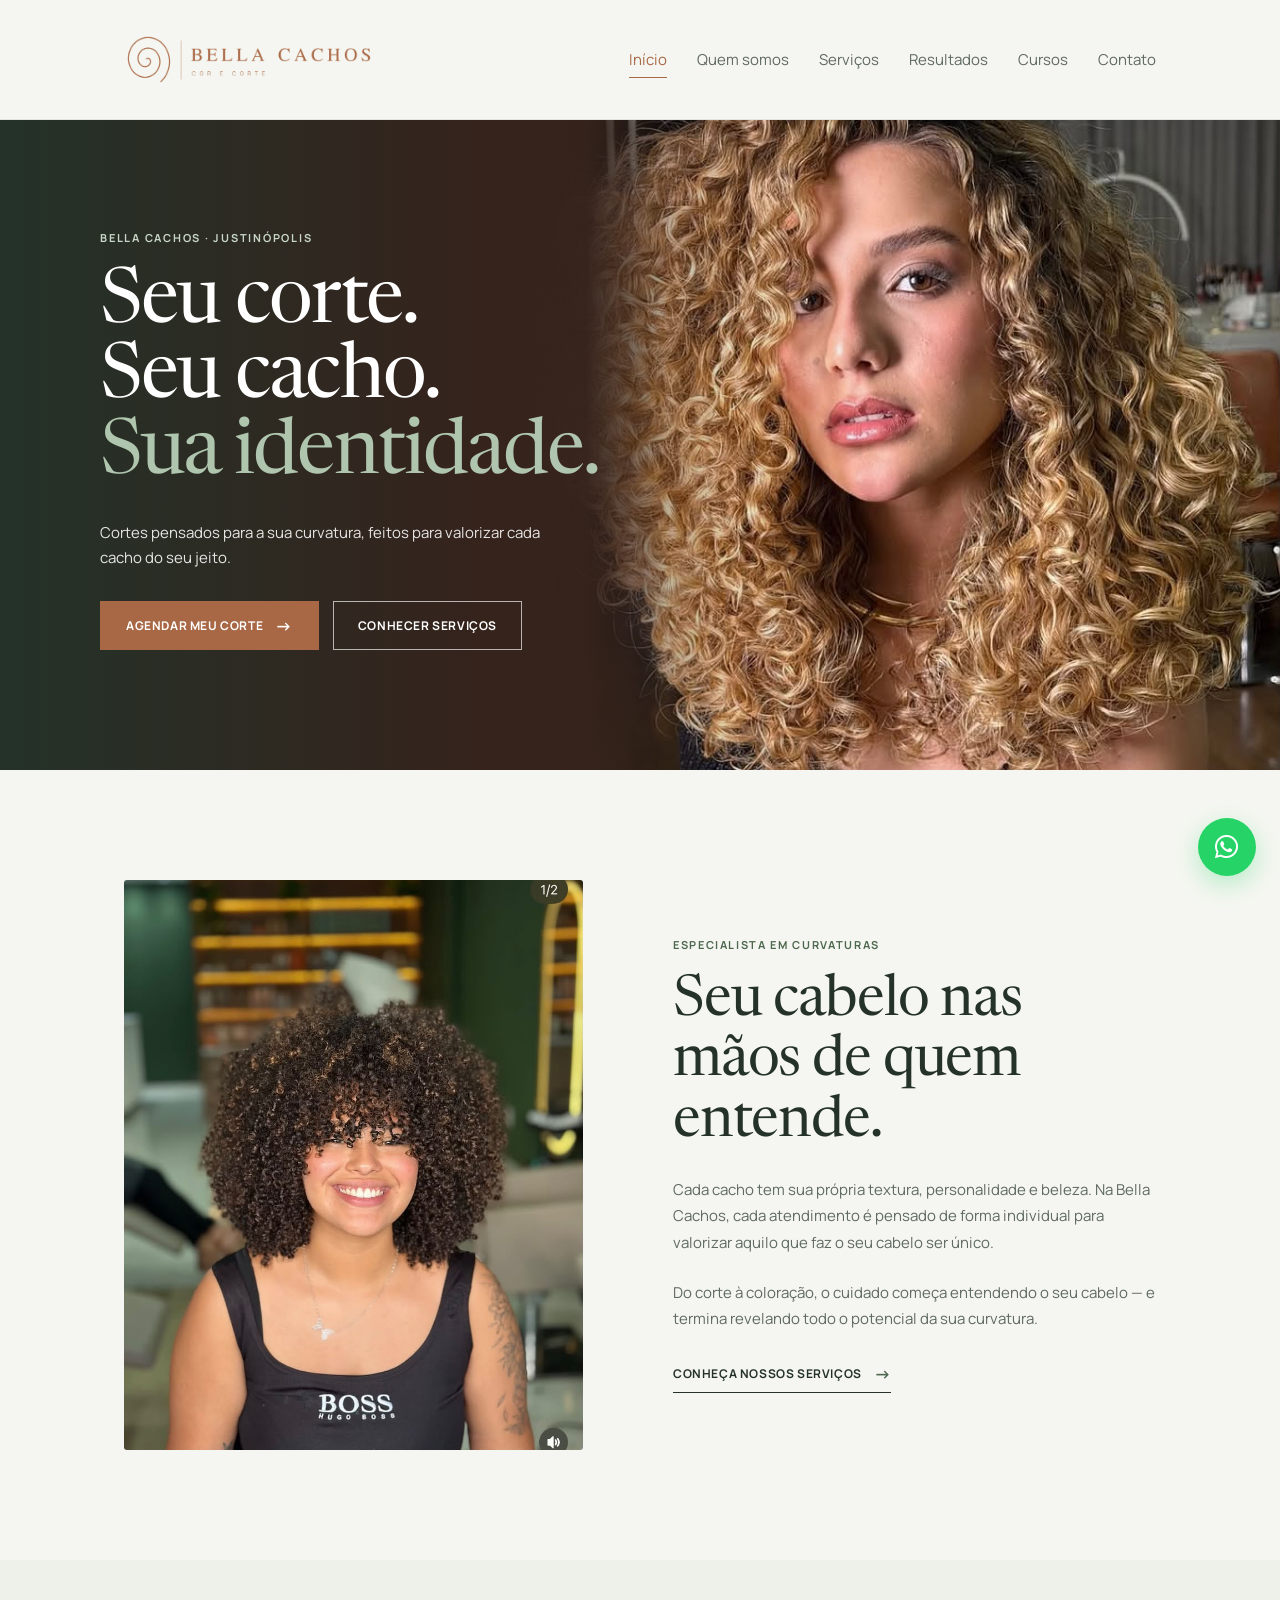
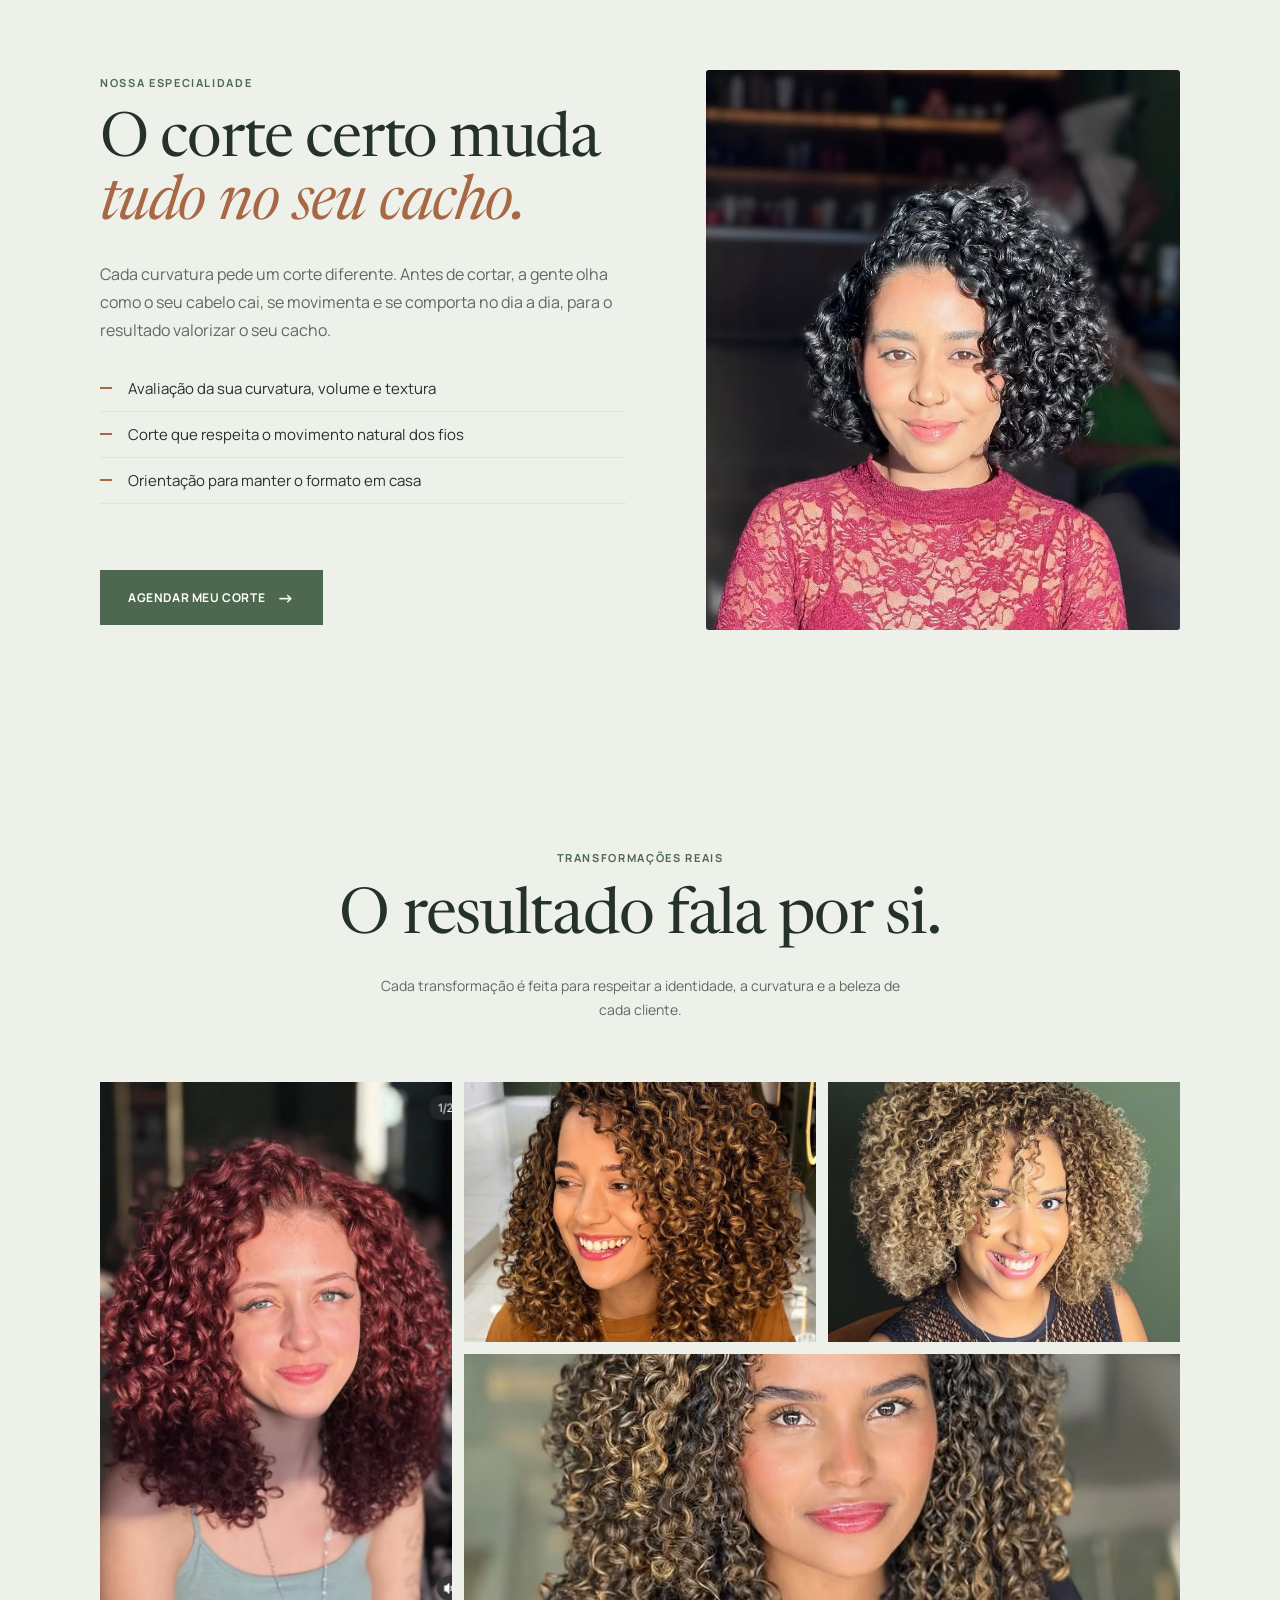
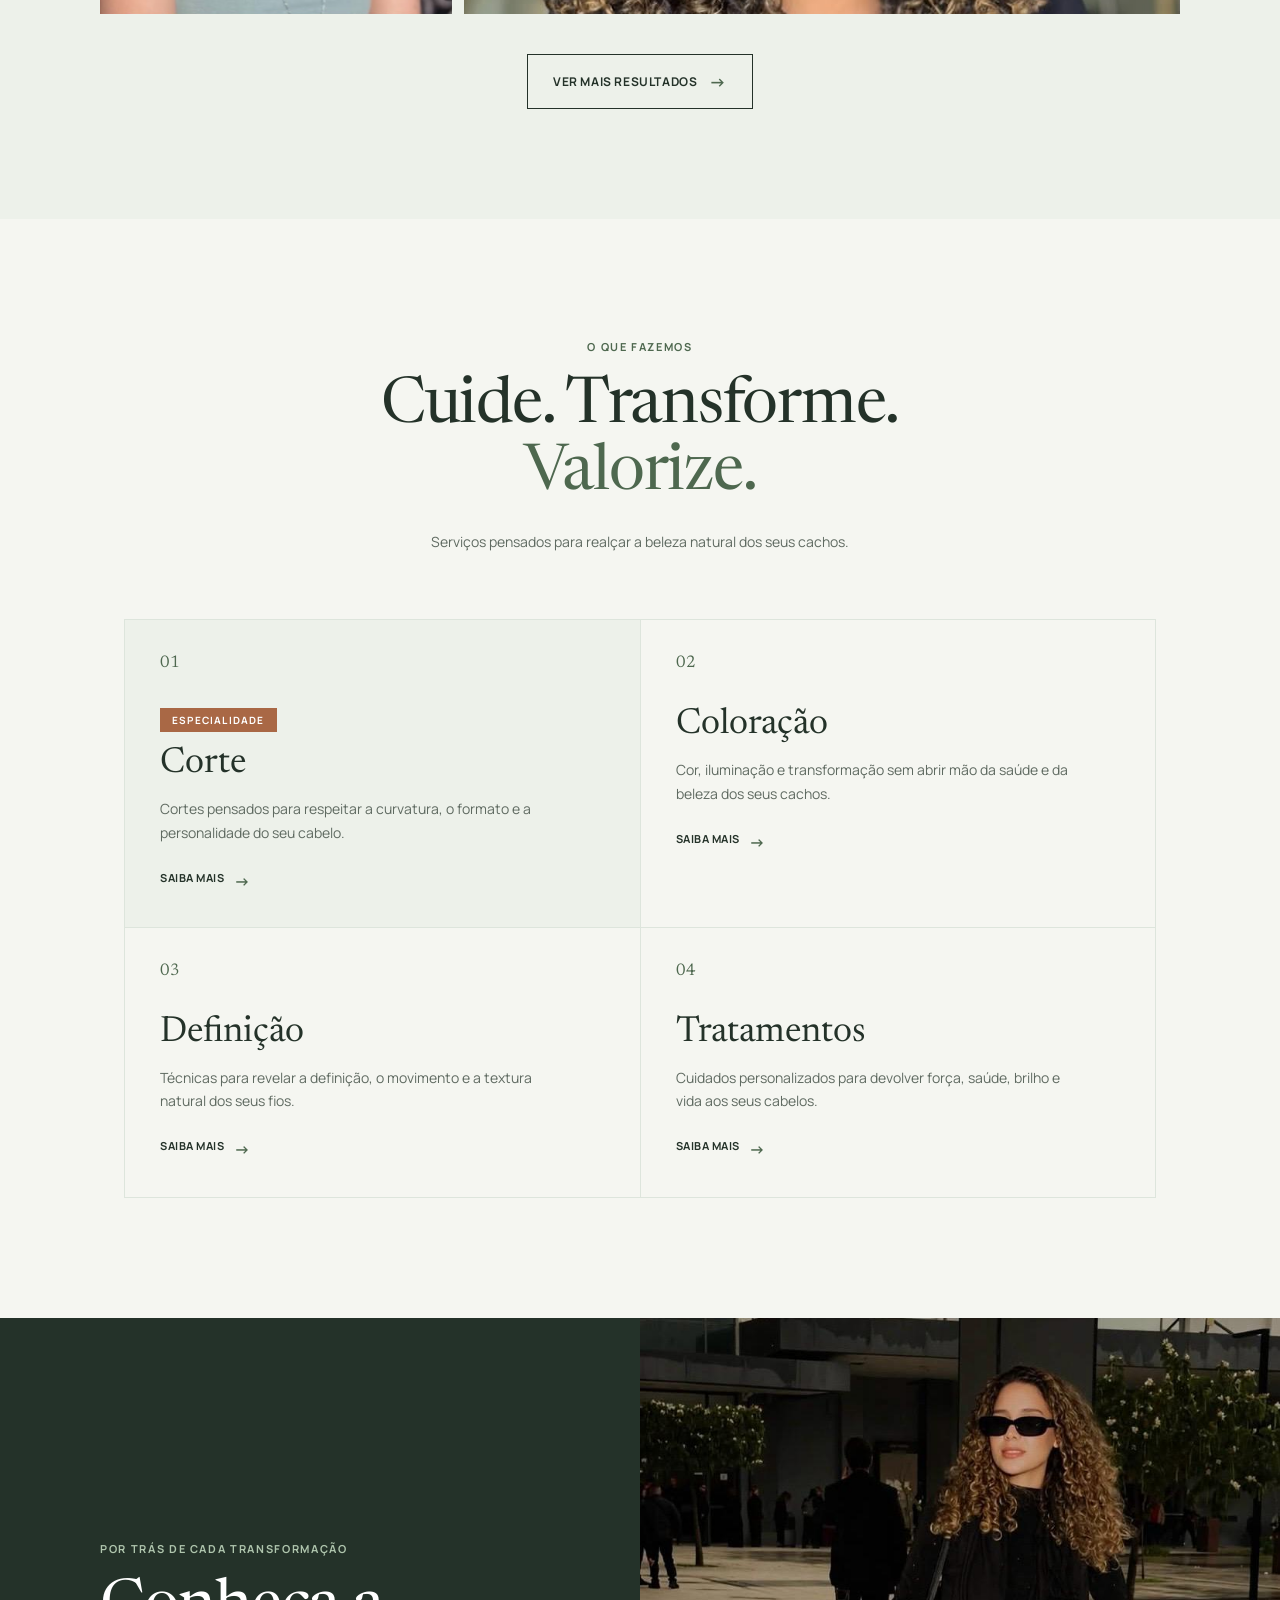
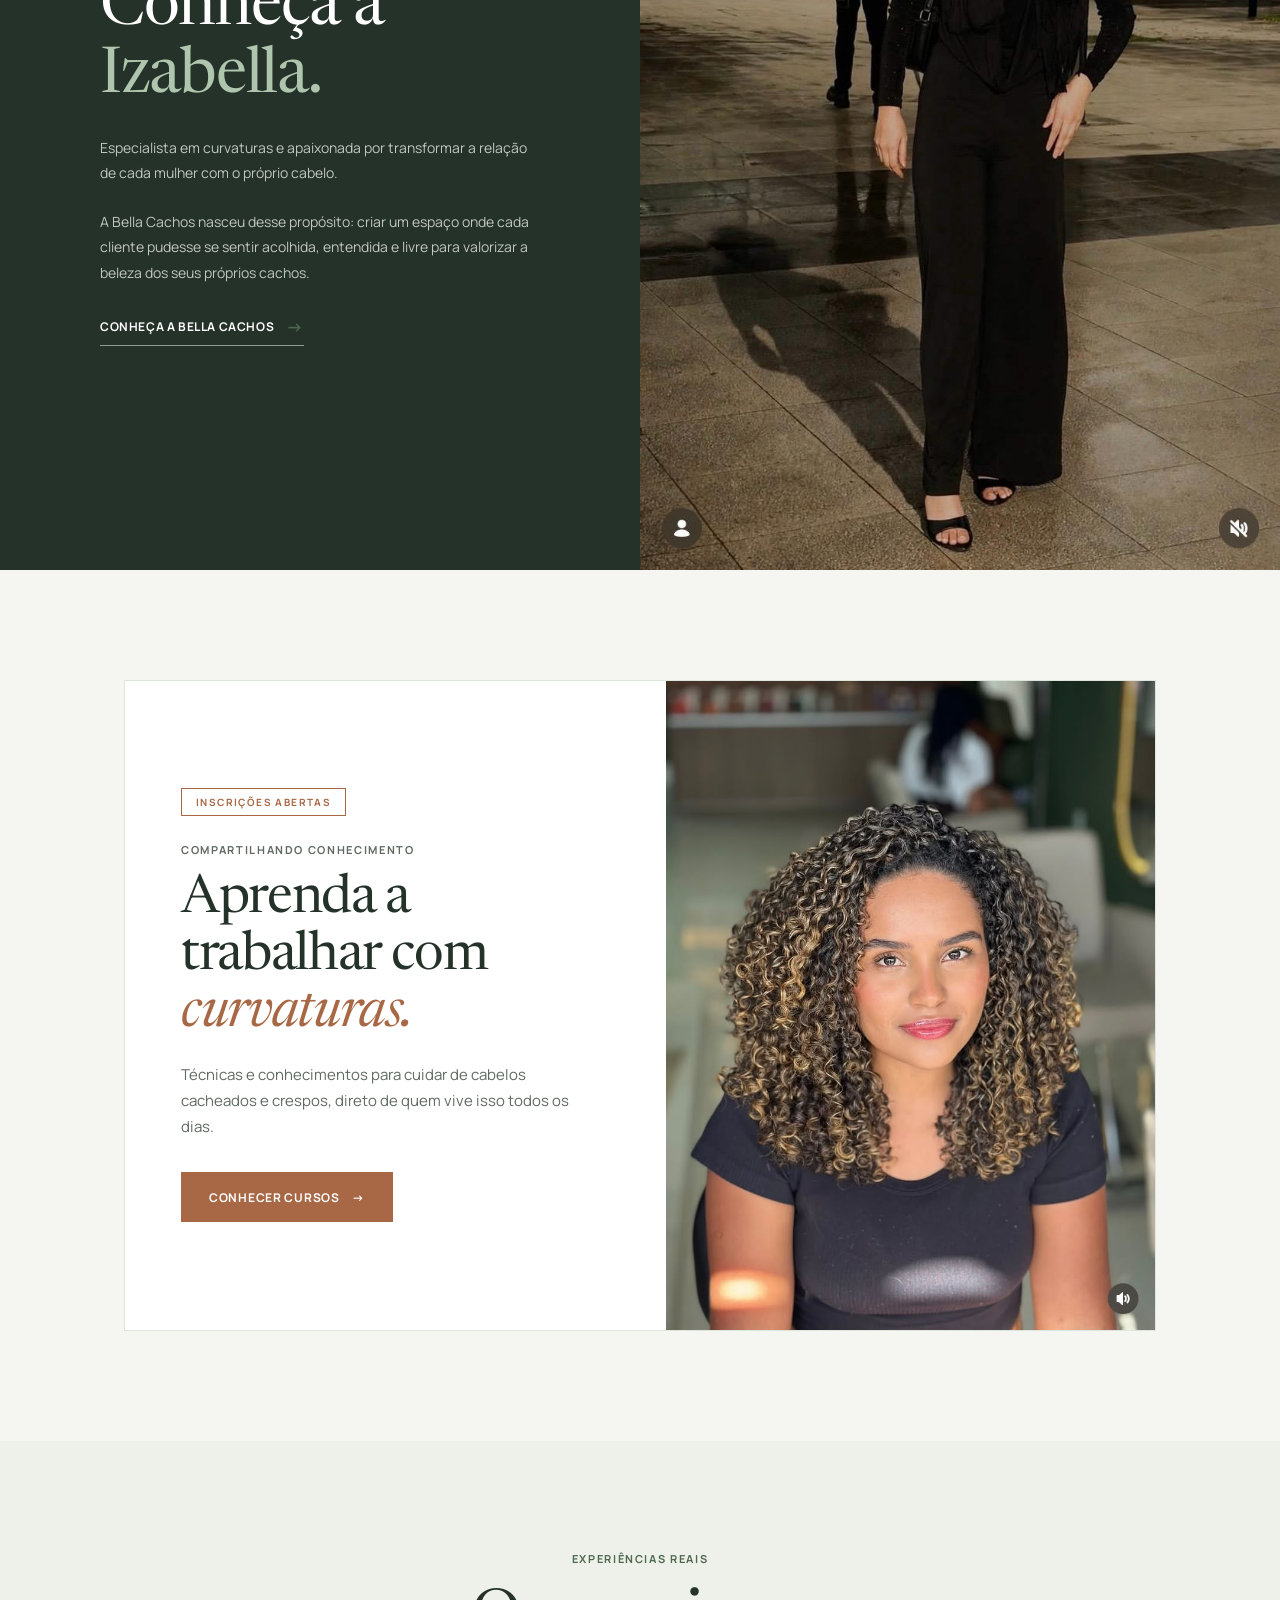
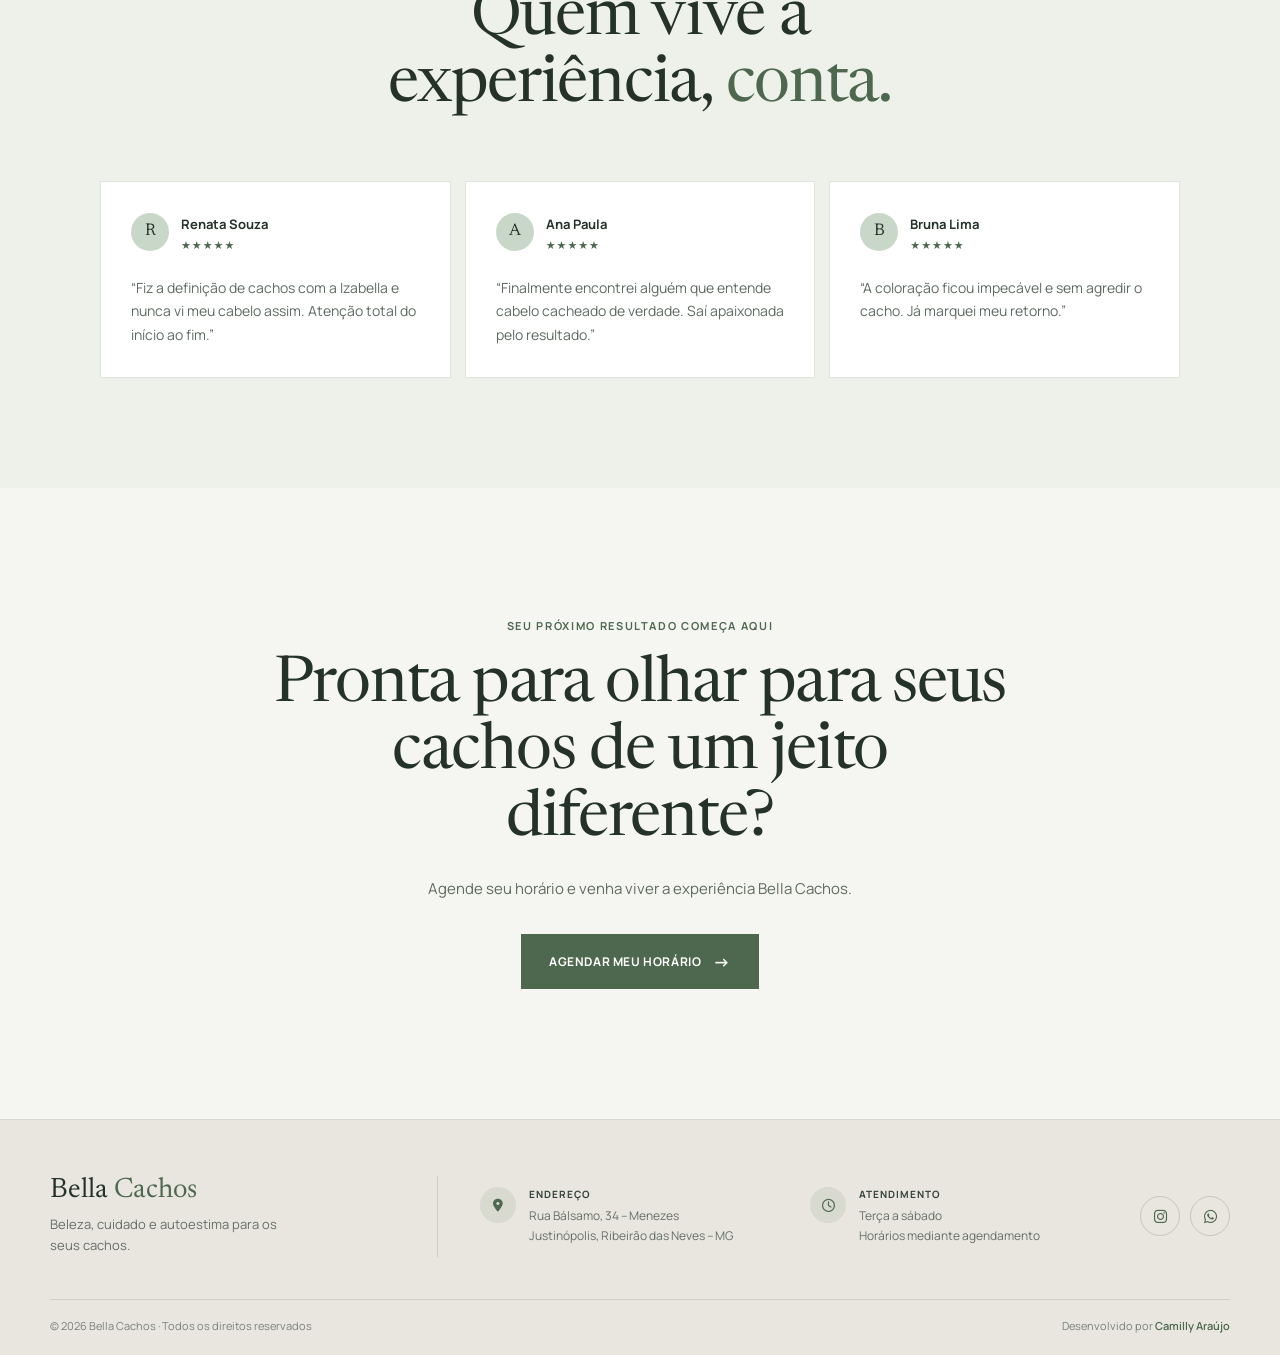
<file: index.html>
<!DOCTYPE html>
<html lang="pt-BR">
<head>
    <meta charset="UTF-8">
    <meta name="viewport" content="width=device-width, initial-scale=1, viewport-fit=cover">
    <title>Bella Cachos | Especialista em cabelos crespos e cacheados</title>
    <meta name="description" content="Bella Cachos em Justinópolis: corte, coloração, definição e tratamentos para cabelos crespos e cacheados.">
    <link rel="icon" type="image/png" href="img/favicon.png">
    <link rel="preconnect" href="https://fonts.googleapis.com">
    <link rel="preconnect" href="https://fonts.gstatic.com" crossorigin>
    <link href="https://fonts.googleapis.com/css2?family=Newsreader:ital,opsz,wght@0,6..72,400;0,6..72,500;1,6..72,400&family=Manrope:wght@400;500;600;700&display=swap" rel="stylesheet">
    <link rel="stylesheet" href="https://cdnjs.cloudflare.com/ajax/libs/font-awesome/6.5.2/css/all.min.css">
    <link rel="stylesheet" href="css/style.css">
    <script src="js/script.js" defer></script>
</head>
<body>

    <header>
        <div class="nav">
            <a href="index.html" class="logo">
                <img src="img/logo-bella-cachos.png" alt="Bella Cachos — Cor e Corte">
            </a>
            <button class="menu-toggle" type="button" aria-label="Abrir menu" aria-expanded="false" aria-controls="menu">
                <span></span><span></span><span></span>
            </button>
            <nav class="menu" id="menu" aria-label="Menu principal">
                <a href="index.html" class="ativo" aria-current="page">Início</a>
                <a href="quem-somos.html">Quem somos</a>
                <a href="servicos.html">Serviços</a>
                <a href="resultados.html">Resultados</a>
                <!-- PRODUTOS OCULTO por enquanto. Para voltar a exibir, remova os marcadores de comentário: <a href="produtos.html">Produtos</a> -->
                <a href="cursos.html">Cursos</a>
                <a href="contato.html">Contato</a>
            </nav>
        </div>
    </header>

    <main>
    

        <!-- HERO -->
       <section class="hero">

       <div class="hero-content">

        <div class="kicker">
            Bella Cachos · Justinópolis
        </div>

        <h1>
            Seu corte.<br>
            Seu cacho.<br>
            <em>Sua identidade.</em>
        </h1>

        <p class="hero-description">
            Cortes pensados para a sua curvatura, feitos para
            valorizar cada cacho do seu jeito.
        </p>

        <div class="hero-actions">

            <a href="contato.html?servico=Corte" class="cta">
              Agendar meu corte
             <span>→</span>
            </a>

            <a href="#servicos" class="cta-secondary">
                Conhecer serviços
            </a>

        </div>

    </div>

    <div class="hero-photo">

        <img
            src="img/hero.jpg"
            alt="Izabella, especialista em cabelos crespos e cacheados"
        >

    </div>

</section>

  <!-- =========================================
     ESPECIALISTA EM CURVATURAS
     ========================================= -->

<section class="intro-section">

    <div class="intro-image">
        <img
            src="img/resultado-01.jpg"
            alt="Resultado de cabelo cacheado da Bella Cachos"
        >
    </div>

    <div class="intro-content">

        <span class="section-label">
            Especialista em curvaturas
        </span>

        <h2>
            Seu cabelo nas mãos
            de quem entende.
        </h2>

        <p>
            Cada cacho tem sua própria textura, personalidade e beleza.
            Na Bella Cachos, cada atendimento é pensado de forma
            individual para valorizar aquilo que faz o seu cabelo ser único.
        </p>

        <p>
            Do corte à coloração, o cuidado começa entendendo o seu
            cabelo — e termina revelando todo o potencial da sua curvatura.
        </p>

        <a href="#servicos" class="text-link">
            Conheça nossos serviços
            <span>→</span>
        </a>

    </div>

</section>


<!-- =========================================
     DESTAQUE: CORTE
     (textos provisórios: troque pelas palavras da Izabella;
      troque a foto por uma foto oficial de corte)
     ========================================= -->

<section class="corte-section" id="corte">

    <div class="corte-inner">

        <div class="corte-content">

            <span class="section-label">
                Nossa especialidade
            </span>

            <h2>
                O corte certo muda
                <em>tudo no seu cacho.</em>
            </h2>

            <p>
                Cada curvatura pede um corte diferente. Antes de cortar,
                a gente olha como o seu cabelo cai, se movimenta e se comporta
                no dia a dia, para o resultado valorizar o seu cacho.
            </p>

            <ul class="corte-lista">
                <li>Avaliação da sua curvatura, volume e textura</li>
                <li>Corte que respeita o movimento natural dos fios</li>
                <li>Orientação para manter o formato em casa</li>
            </ul>

            <a href="contato.html?servico=Corte" class="final-button">
                Agendar meu corte
                <span>→</span>
            </a>

        </div>

        <div class="corte-foto">
            <!-- TROCAR pela foto oficial de corte -->
            <img src="img/resultado-06.jpg" alt="Resultado de corte em cabelo cacheado da Bella Cachos">
        </div>

    </div>

</section>


<!-- =========================================
     RESULTADOS
     ========================================= -->

<section class="results-section">

    <div class="section-heading">

        <span class="section-label">
            Transformações reais
        </span>

        <h2>
            O resultado fala
            por si.
        </h2>

        <p>
            Cada transformação é feita para respeitar a identidade,
            a curvatura e a beleza de cada cliente.
        </p>

    </div>


    <div class="results-grid">

        <div class="result-card result-large">
            <img
                src="img/resultado-02.jpg"
                alt="Resultado de cabelo cacheado"
            >
        </div>

        <div class="result-card">
            <img
                src="img/resultado-03.jpg"
                alt="Resultado de cabelo cacheado"
            >
        </div>

        <div class="result-card">
            <img
                src="img/resultado-04.jpg"
                alt="Resultado de cabelo cacheado"
            >
        </div>

        <div class="result-card result-wide">
            <img
                src="img/resultado-05.jpg"
                alt="Resultado de cabelo cacheado"
            >
        </div>

    </div>

    <div class="center-action">

        <a href="resultados.html" class="outline-button">
            Ver mais resultados
          <span>→</span>
        </a>

    </div>

</section>


<!-- =========================================
     SERVIÇOS
     ========================================= -->

<section class="services-section" id="servicos">

    <div class="section-heading services-heading">

        <span class="section-label">
            O que fazemos
        </span>

        <h2>
            Cuide. Transforme.
            <em>Valorize.</em>
        </h2>

        <p>
            Serviços pensados para realçar a beleza natural
            dos seus cachos.
        </p>

    </div>


    <div class="services-grid">

        <article class="service-card service-card-destaque">

            <span class="service-number">01</span>

            <span class="service-selo">Especialidade</span>

            <h3>
                Corte
            </h3>

            <p>
                Cortes pensados para respeitar a curvatura,
                o formato e a personalidade do seu cabelo.
            </p>

            <a href="servicos.html#corte">
                Saiba mais
                <span>→</span>
            </a>

        </article>


        <article class="service-card">

            <span class="service-number">02</span>

            <h3>
                Coloração
            </h3>

            <p>
                Cor, iluminação e transformação sem abrir mão
                da saúde e da beleza dos seus cachos.
            </p>

            <a href="servicos.html#coloracao">
                Saiba mais
                <span>→</span>
            </a>

        </article>


        <article class="service-card">

            <span class="service-number">03</span>

            <h3>
                Definição
            </h3>

            <p>
                Técnicas para revelar a definição, o movimento
                e a textura natural dos seus fios.
            </p>

            <a href="servicos.html#definicao">
                Saiba mais
                <span>→</span>
            </a>

        </article>


        <article class="service-card">

            <span class="service-number">04</span>

            <h3>
                Tratamentos
            </h3>

            <p>
                Cuidados personalizados para devolver força,
                saúde, brilho e vida aos seus cabelos.
            </p>

            <a href="servicos.html#tratamentos">
                Saiba mais
                <span>→</span>

            </a>

        </article>

    </div>

</section>


<!-- =========================================
     IZABELLA
     ========================================= -->

<section class="about-section">

    <div class="about-content">

        <span class="section-label">
            Por trás de cada transformação
        </span>

        <h2>
            Conheça a
            <em>Izabella.</em>
        </h2>

        <p>
            Especialista em curvaturas e apaixonada por transformar
            a relação de cada mulher com o próprio cabelo.
        </p>

        <p>
            A Bella Cachos nasceu desse propósito: criar um espaço
            onde cada cliente pudesse se sentir acolhida, entendida
            e livre para valorizar a beleza dos seus próprios cachos.
        </p>

        <a href="quem-somos.html" class="text-link">
          Conheça a Bella Cachos
          <span>→</span>
        </a>

    </div>


    <div class="about-image">

        <img
            src="img/izabella.jpg"
            alt="Izabella, especialista em curvaturas da Bella Cachos"
        >

    </div>

</section>

<!-- =========================================
     PRODUTOS E CURSOS
     ========================================= -->

<section class="extras-section">

    <div class="extras-grid extras-grid-single">
        <!-- CARD DE PRODUTOS OCULTO por enquanto (página produtos.html continua pronta).
             Para voltar: apague este comentário, restaure o card abaixo e remova a classe "extras-grid-single" do div acima.
        <a href="produtos.html" class="extra-card">

            <div class="extra-content">

                <span class="section-label">
                    Para continuar em casa
                </span>

                <h2>
                    Produtos
                </h2>

                <p>
                    Cuidados escolhidos para acompanhar
                    a rotina dos seus cachos.
                </p>

                <span class="extra-link">
                    Conhecer produtos →
                </span>

            </div>

        </a>
        -->


        <a href="cursos.html" class="curso-destaque">

       <div class="curso-destaque-texto">

         <span class="curso-selo">Inscrições abertas</span>

         <span class="section-label">Compartilhando conhecimento</span>

         <h2>Aprenda a trabalhar com <em>curvaturas.</em></h2>

         <p>
            Técnicas e conhecimentos para cuidar de cabelos
            cacheados e crespos, direto de quem vive isso todos os dias.
         </p>

         <span class="curso-botao">Conhecer cursos <span>→</span></span>

        </div>

     <div class="curso-destaque-foto">
        <!-- TROCAR pela foto oficial dos cursos -->
        <img src="img/resultado-05.jpg" alt="Cursos da Bella Cachos">
    </div>

      </a>

    </div>

</section>

<!-- ATENÇÃO: os 3 depoimentos abaixo são EXEMPLOS (nomes inventados).
     Troque por avaliações reais de clientes (com autorização) antes de publicar. -->
<!-- =========================================
     AVALIAÇÕES
     ========================================= -->

<section class="reviews-section">

    <div class="section-heading">

        <span class="section-label">
            Experiências reais
        </span>

        <h2>
            Quem vive a experiência,
            <em>conta.</em>
        </h2>

    </div>

    <div class="reviews-grid">

        <article class="review-card">

            <div class="review-top">

                <div class="review-avatar">
                    R
                </div>

                <div>

                    <strong>
                        Renata Souza
                    </strong>

                    <div class="review-stars">
                        ★★★★★
                    </div>

                </div>

            </div>

            <p>
                “Fiz a definição de cachos com a Izabella e nunca
                vi meu cabelo assim. Atenção total do início ao fim.”
            </p>

        </article>


        <article class="review-card">

            <div class="review-top">

                <div class="review-avatar">
                    A
                </div>

                <div>

                    <strong>
                        Ana Paula
                    </strong>

                    <div class="review-stars">
                        ★★★★★
                    </div>

                </div>

            </div>

            <p>
                “Finalmente encontrei alguém que entende cabelo
                cacheado de verdade. Saí apaixonada pelo resultado.”
            </p>

        </article>


        <article class="review-card">

            <div class="review-top">

                <div class="review-avatar">
                    B
                </div>

                <div>

                    <strong>
                        Bruna Lima
                    </strong>

                    <div class="review-stars">
                        ★★★★★
                    </div>

                </div>

            </div>

            <p>
                “A coloração ficou impecável e sem agredir o cacho.
                Já marquei meu retorno.”
            </p>

        </article>

    </div>

</section>

<!-- =========================================
     CTA FINAL
     ========================================= -->

<section class="final-cta" id="contato">

    <div class="final-cta-content">

        <span class="section-label">
            Seu próximo resultado começa aqui
        </span>

        <h2>
            Pronta para olhar para
            seus cachos de um jeito diferente?
        </h2>

        <p>
            Agende seu horário e venha viver a experiência
            Bella Cachos.
        </p>

        <a href="contato.html" class="final-button">
          Agendar meu horário
          <span>→</span>
        </a>

    </div>

</section>
    </main>

    <footer class="footer">
        <div class="footer-container">
            <div class="footer-brand">
                <h3>Bella <span>Cachos</span></h3>
                <p>Beleza, cuidado e autoestima para os seus cachos.</p>
            </div>
            <div class="footer-info">
                <div class="footer-icon"><i class="fa-solid fa-location-dot"></i></div>
                <div>
                    <span>ENDEREÇO</span>
                    <p>Rua Bálsamo, 34 – Menezes<br>Justinópolis, Ribeirão das Neves – MG</p>
                </div>
            </div>
            <div class="footer-info">
                <div class="footer-icon"><i class="fa-regular fa-clock"></i></div>
                <div>
                    <span>ATENDIMENTO</span>
                    <p>Terça a sábado<br>Horários mediante agendamento</p>
                </div>
            </div>
            <div class="footer-social">
                <a href="https://instagram.com/" data-instagram aria-label="Instagram"><i class="fa-brands fa-instagram"></i></a>
                <a href="https://wa.me/" data-whatsapp aria-label="WhatsApp"><i class="fa-brands fa-whatsapp"></i></a>
            </div>
        </div>
        <div class="footer-bottom">
            <p>© 2026 Bella Cachos · Todos os direitos reservados</p>
            <p>Desenvolvido por <strong>Camilly Araújo</strong></p>
        </div>
    </footer>

    <a href="https://wa.me/" data-whatsapp class="whatsapp-float" aria-label="Falar com a Bella Cachos pelo WhatsApp">
        <i class="fa-brands fa-whatsapp"></i>
    </a>
</body>
</html>
</file>
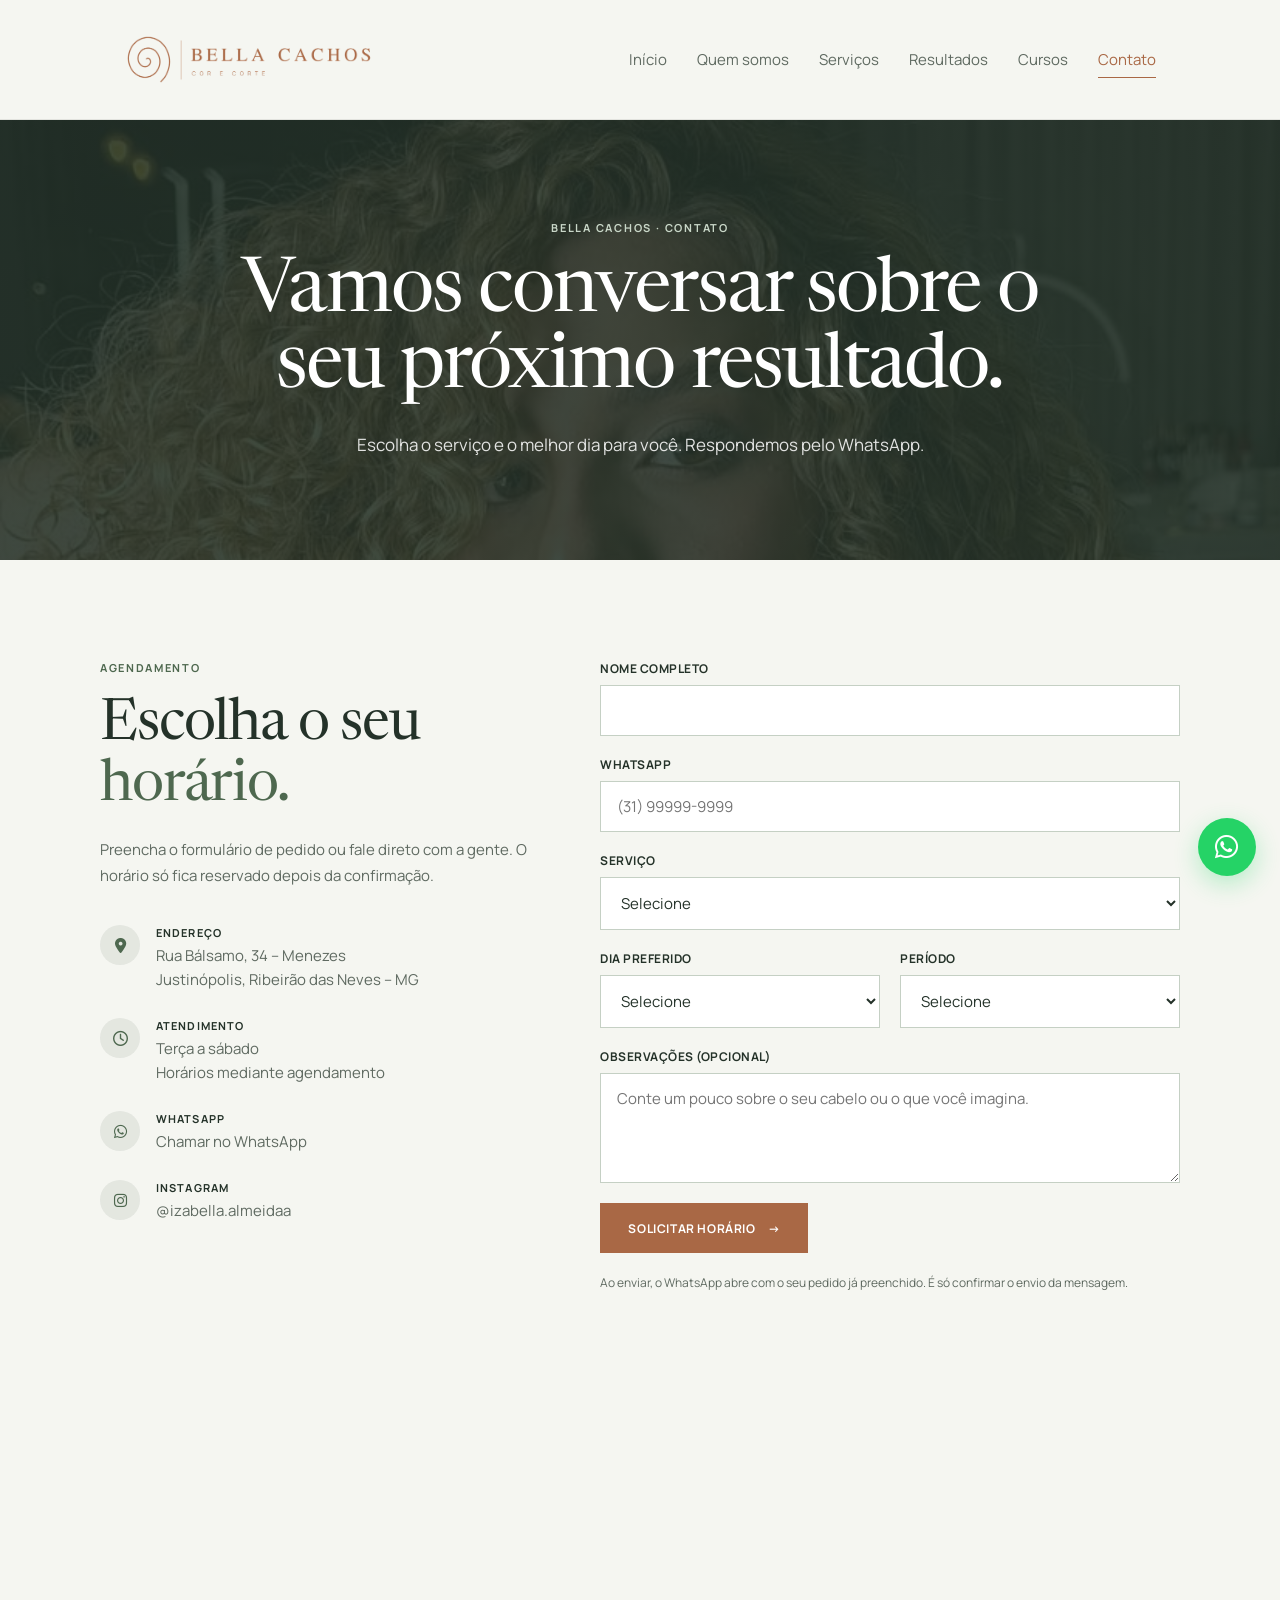
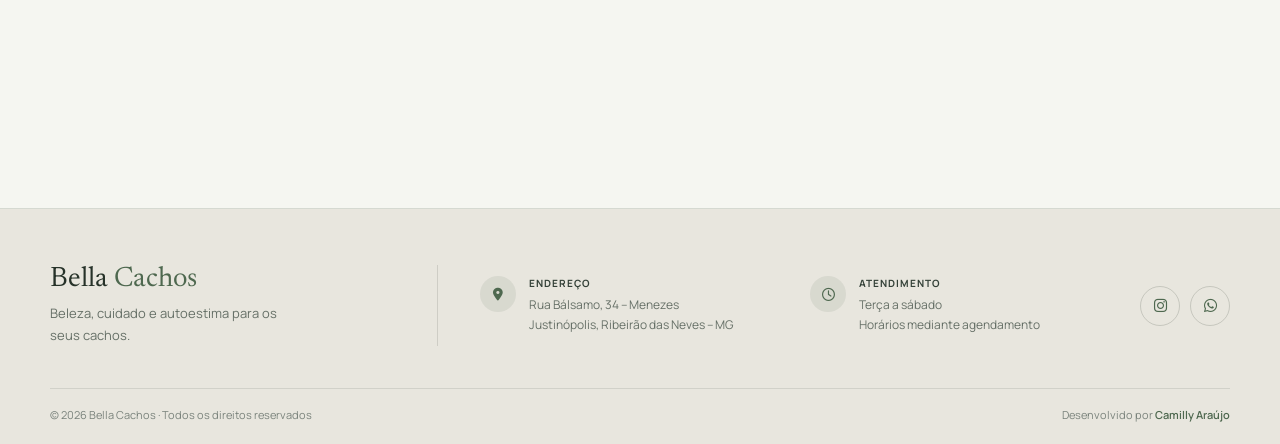
<file: contato.html>
<!DOCTYPE html>
<html lang="pt-BR">
<head>
    <meta charset="UTF-8">
    <meta name="viewport" content="width=device-width, initial-scale=1, viewport-fit=cover">
    <title>Contato e agendamento | Bella Cachos</title>
    <meta name="description" content="Solicite seu horário na Bella Cachos, em Justinópolis (Ribeirão das Neves – MG).">
    <link rel="icon" type="image/png" href="img/favicon.png">
    <link rel="preconnect" href="https://fonts.googleapis.com">
    <link rel="preconnect" href="https://fonts.gstatic.com" crossorigin>
    <link href="https://fonts.googleapis.com/css2?family=Newsreader:ital,opsz,wght@0,6..72,400;0,6..72,500;1,6..72,400&family=Manrope:wght@400;500;600;700&display=swap" rel="stylesheet">
    <link rel="stylesheet" href="https://cdnjs.cloudflare.com/ajax/libs/font-awesome/6.5.2/css/all.min.css">
    <link rel="stylesheet" href="css/style.css">
    <link rel="stylesheet" href="css/paginas.css">
    <script src="js/script.js" defer></script>
</head>
<body>

    <header>
        <div class="nav">
            <a href="index.html" class="logo">
                <img src="img/logo-bella-cachos.png" alt="Bella Cachos — Cor e Corte">
            </a>
            <button class="menu-toggle" type="button" aria-label="Abrir menu" aria-expanded="false" aria-controls="menu">
                <span></span><span></span><span></span>
            </button>
            <nav class="menu" id="menu" aria-label="Menu principal">
                <a href="index.html">Início</a>
                <a href="quem-somos.html">Quem somos</a>
                <a href="servicos.html">Serviços</a>
                <a href="resultados.html">Resultados</a>
                <!-- PRODUTOS OCULTO por enquanto. Para voltar a exibir, remova os marcadores de comentário: <a href="produtos.html">Produtos</a> -->
                <a href="cursos.html">Cursos</a>
                <a href="contato.html" class="ativo" aria-current="page">Contato</a>
            </nav>
        </div>
    </header>

    <main>
        <section class="page-hero">
            <div class="page-hero-content">
                <span class="eyebrow">Bella Cachos · Contato</span>
                <h1>Vamos conversar sobre o seu próximo resultado.</h1>
                <p>Escolha o serviço e o melhor dia para você. Respondemos pelo WhatsApp.</p>
            </div>
        </section>

        <section class="section">
            <div class="container dividido">
                <div>
                    <span class="section-label">Agendamento</span>
                    <h2 class="titulo">Escolha o seu <em>horário.</em></h2>
                    <p class="lead">Preencha o formulário de pedido ou fale direto com a gente. O horário só fica reservado depois da confirmação.</p>
                    <ul class="contato-lista">
                        <li>
                            <i class="fa-solid fa-location-dot" aria-hidden="true"></i>
                            <div><strong>Endereço</strong><span>Rua Bálsamo, 34 – Menezes<br>Justinópolis, Ribeirão das Neves – MG</span></div>
                        </li>
                        <li>
                            <i class="fa-regular fa-clock" aria-hidden="true"></i>
                            <div><strong>Atendimento</strong><span>Terça a sábado<br>Horários mediante agendamento</span></div>
                        </li>
                        <li>
                            <i class="fa-brands fa-whatsapp" aria-hidden="true"></i>
                            <div><strong>WhatsApp</strong><a href="https://wa.me/" data-whatsapp>Chamar no WhatsApp</a></div>
                        </li>
                        <li>
                            <i class="fa-brands fa-instagram" aria-hidden="true"></i>
                            <div><strong>Instagram</strong><a href="https://instagram.com/" data-instagram data-instagram-texto>Ver no Instagram</a></div>
                        </li>
                    </ul>
                </div>
                <form class="form" data-form-whatsapp data-titulo="Olá! Gostaria de solicitar um horário na Bella Cachos.">
                    <div class="campo">
                        <label for="nome">Nome completo</label>
                        <input type="text" id="nome" name="nome" autocomplete="name" required>
                    </div>
                    <div class="campo">
                        <label for="telefone">WhatsApp</label>
                        <input type="tel" id="telefone" name="telefone" autocomplete="tel" placeholder="(31) 99999-9999" required>
                    </div>
                    <div class="campo">
                        <label for="servico">Serviço</label>
                        <select id="servico" name="servico" required>
                            <option value="">Selecione</option>
                            <option>Corte</option>
                            <option>Coloração</option>
                            <option>Definição</option>
                            <option>Tratamentos</option>
                            <option>Ainda não sei, quero uma avaliação</option>
                        </select>
                    </div>
                    <div class="form-linha">
                        <div class="campo">
                            <label for="dia">Dia preferido</label>
                            <select id="dia" name="dia" required>
                                <option value="">Selecione</option>
                                <option>Terça-feira</option>
                                <option>Quarta-feira</option>
                                <option>Quinta-feira</option>
                                <option>Sexta-feira</option>
                                <option>Sábado</option>
                            </select>
                        </div>
                        <div class="campo">
                            <label for="periodo">Período</label>
                            <select id="periodo" name="periodo" required>
                                <option value="">Selecione</option>
                                <option>Manhã</option>
                                <option>Tarde</option>
                                <option>Tanto faz</option>
                            </select>
                        </div>
                    </div>
                    <div class="campo">
                        <label for="observacao">Observações (opcional)</label>
                        <textarea id="observacao" name="observacao" placeholder="Conte um pouco sobre o seu cabelo ou o que você imagina."></textarea>
                    </div>
                    <button type="submit" class="button">Solicitar horário <span>→</span></button>
                    <p class="form-nota">Ao enviar, o WhatsApp abre com o seu pedido já preenchido. É só confirmar o envio da mensagem.</p>
                </form>
            </div>
            <div class="container mapa">
                <iframe title="Mapa: Rua Bálsamo, 34 – Menezes" loading="lazy"
                 src="https://www.google.com/maps?q=Rua+B%C3%A1lsamo%2C+34%2C+Menezes%2C+Ribeir%C3%A3o+das+Neves%2C+MG&amp;output=embed"></iframe>
            </div>
        </section>
    </main>

    <footer class="footer">
        <div class="footer-container">
            <div class="footer-brand">
                <h3>Bella <span>Cachos</span></h3>
                <p>Beleza, cuidado e autoestima para os seus cachos.</p>
            </div>
            <div class="footer-info">
                <div class="footer-icon"><i class="fa-solid fa-location-dot"></i></div>
                <div>
                    <span>ENDEREÇO</span>
                    <p>Rua Bálsamo, 34 – Menezes<br>Justinópolis, Ribeirão das Neves – MG</p>
                </div>
            </div>
            <div class="footer-info">
                <div class="footer-icon"><i class="fa-regular fa-clock"></i></div>
                <div>
                    <span>ATENDIMENTO</span>
                    <p>Terça a sábado<br>Horários mediante agendamento</p>
                </div>
            </div>
            <div class="footer-social">
                <a href="https://instagram.com/" data-instagram aria-label="Instagram"><i class="fa-brands fa-instagram"></i></a>
                <a href="https://wa.me/" data-whatsapp aria-label="WhatsApp"><i class="fa-brands fa-whatsapp"></i></a>
            </div>
        </div>
        <div class="footer-bottom">
            <p>© 2026 Bella Cachos · Todos os direitos reservados</p>
            <p>Desenvolvido por <strong>Camilly Araújo</strong></p>
        </div>
    </footer>

    <a href="https://wa.me/" data-whatsapp class="whatsapp-float" aria-label="Falar com a Bella Cachos pelo WhatsApp">
        <i class="fa-brands fa-whatsapp"></i>
    </a>
</body>
</html>
</file>
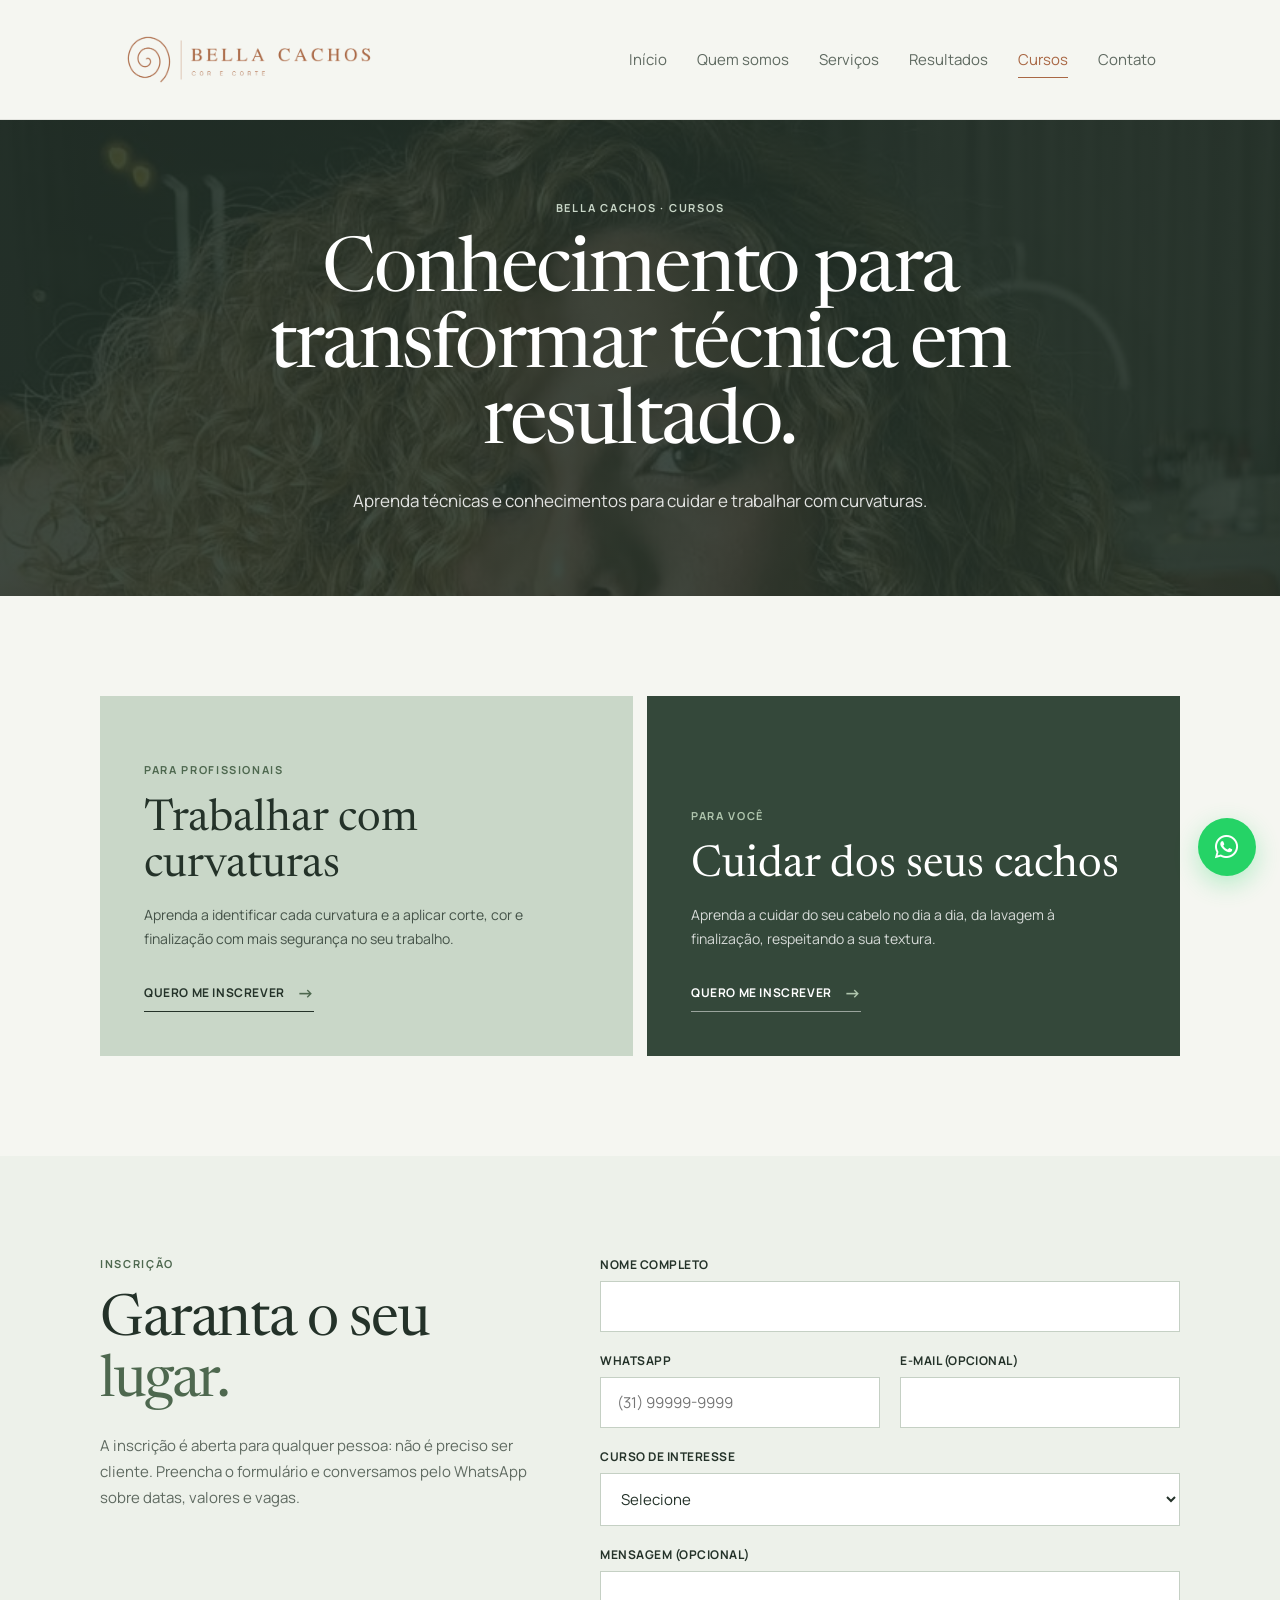
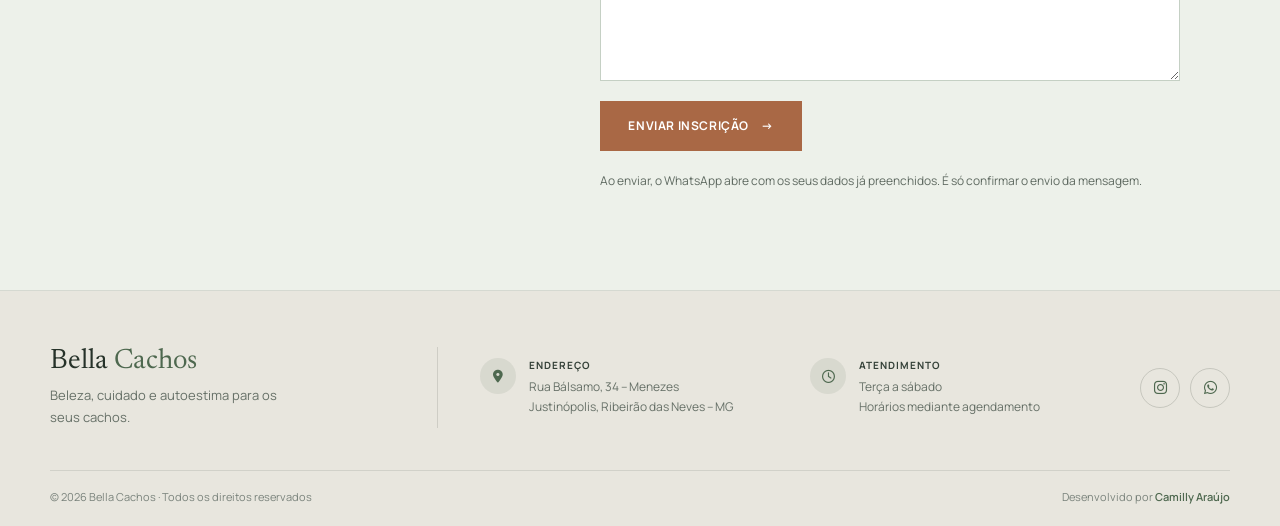
<file: cursos.html>
<!DOCTYPE html>
<html lang="pt-BR">
<head>
    <meta charset="UTF-8">
    <meta name="viewport" content="width=device-width, initial-scale=1, viewport-fit=cover">
    <title>Cursos | Bella Cachos</title>
    <meta name="description" content="Cursos da Bella Cachos para quem quer trabalhar com curvaturas ou cuidar melhor dos próprios cachos.">
    <link rel="icon" type="image/png" href="img/favicon.png">
    <link rel="preconnect" href="https://fonts.googleapis.com">
    <link rel="preconnect" href="https://fonts.gstatic.com" crossorigin>
    <link href="https://fonts.googleapis.com/css2?family=Newsreader:ital,opsz,wght@0,6..72,400;0,6..72,500;1,6..72,400&family=Manrope:wght@400;500;600;700&display=swap" rel="stylesheet">
    <link rel="stylesheet" href="https://cdnjs.cloudflare.com/ajax/libs/font-awesome/6.5.2/css/all.min.css">
    <link rel="stylesheet" href="css/style.css">
    <link rel="stylesheet" href="css/paginas.css">
    <script src="js/script.js" defer></script>
</head>
<body>

    <header>
        <div class="nav">
            <a href="index.html" class="logo">
                <img src="img/logo-bella-cachos.png" alt="Bella Cachos — Cor e Corte">
            </a>
            <button class="menu-toggle" type="button" aria-label="Abrir menu" aria-expanded="false" aria-controls="menu">
                <span></span><span></span><span></span>
            </button>
            <nav class="menu" id="menu" aria-label="Menu principal">
                <a href="index.html">Início</a>
                <a href="quem-somos.html">Quem somos</a>
                <a href="servicos.html">Serviços</a>
                <a href="resultados.html">Resultados</a>
                <!-- PRODUTOS OCULTO por enquanto. Para voltar a exibir, remova os marcadores de comentário: <a href="produtos.html">Produtos</a> -->
                <a href="cursos.html" class="ativo" aria-current="page">Cursos</a>
                <a href="contato.html">Contato</a>
            </nav>
        </div>
    </header>

    <main>
        <section class="page-hero">
            <div class="page-hero-content">
                <span class="eyebrow">Bella Cachos · Cursos</span>
                <h1>Conhecimento para transformar técnica em resultado.</h1>
                <p>Aprenda técnicas e conhecimentos para cuidar e trabalhar com curvaturas.</p>
            </div>
        </section>

        <section class="section">
            <div class="container">
                <div class="cursos">
                    <article class="curso">
                        <span class="section-label">Para profissionais</span>
                        <h3>Trabalhar com curvaturas</h3>
                        <p>Aprenda a identificar cada curvatura e a aplicar corte, cor e finalização com mais segurança no seu trabalho.</p>
                        <a href="#inscricao" class="text-link">Quero me inscrever <span>→</span></a>
                    </article>
                    <article class="curso curso-escuro">
                        <span class="section-label">Para você</span>
                        <h3>Cuidar dos seus cachos</h3>
                        <p>Aprenda a cuidar do seu cabelo no dia a dia, da lavagem à finalização, respeitando a sua textura.</p>
                        <a href="#inscricao" class="text-link">Quero me inscrever <span>→</span></a>
                    </article>
                </div>
            </div>
        </section>

        <section class="section section-alt" id="inscricao">
            <div class="container dividido">
                <div>
                    <span class="section-label">Inscrição</span>
                    <h2 class="titulo">Garanta o seu <em>lugar.</em></h2>
                    <p class="lead">A inscrição é aberta para qualquer pessoa: não é preciso ser cliente. Preencha o formulário e conversamos pelo WhatsApp sobre datas, valores e vagas.</p>
                </div>
                <form class="form" data-form-whatsapp data-titulo="Olá! Quero me inscrever em um curso da Bella Cachos.">
                    <div class="campo">
                        <label for="nome">Nome completo</label>
                        <input type="text" id="nome" name="nome" autocomplete="name" required>
                    </div>
                    <div class="form-linha">
                        <div class="campo">
                            <label for="telefone">WhatsApp</label>
                            <input type="tel" id="telefone" name="telefone" autocomplete="tel" placeholder="(31) 99999-9999" required>
                        </div>
                        <div class="campo">
                            <label for="email">E-mail (opcional)</label>
                            <input type="email" id="email" name="email" autocomplete="email">
                        </div>
                    </div>
                    <div class="campo">
                        <label for="curso">Curso de interesse</label>
                        <select id="curso" name="curso" required>
                            <option value="">Selecione</option>
                            <option>Trabalhar com curvaturas (para profissionais)</option>
                            <option>Cuidar dos meus cachos (para mim)</option>
                            <option>Quero saber dos próximos cursos</option>
                        </select>
                    </div>
                    <div class="campo">
                        <label for="mensagem">Mensagem (opcional)</label>
                        <textarea id="mensagem" name="mensagem"></textarea>
                    </div>
                    <button type="submit" class="button">Enviar inscrição <span>→</span></button>
                    <p class="form-nota">Ao enviar, o WhatsApp abre com os seus dados já preenchidos. É só confirmar o envio da mensagem.</p>
                </form>
            </div>
        </section>
    </main>

    <footer class="footer">
        <div class="footer-container">
            <div class="footer-brand">
                <h3>Bella <span>Cachos</span></h3>
                <p>Beleza, cuidado e autoestima para os seus cachos.</p>
            </div>
            <div class="footer-info">
                <div class="footer-icon"><i class="fa-solid fa-location-dot"></i></div>
                <div>
                    <span>ENDEREÇO</span>
                    <p>Rua Bálsamo, 34 – Menezes<br>Justinópolis, Ribeirão das Neves – MG</p>
                </div>
            </div>
            <div class="footer-info">
                <div class="footer-icon"><i class="fa-regular fa-clock"></i></div>
                <div>
                    <span>ATENDIMENTO</span>
                    <p>Terça a sábado<br>Horários mediante agendamento</p>
                </div>
            </div>
            <div class="footer-social">
                <a href="https://instagram.com/" data-instagram aria-label="Instagram"><i class="fa-brands fa-instagram"></i></a>
                <a href="https://wa.me/" data-whatsapp aria-label="WhatsApp"><i class="fa-brands fa-whatsapp"></i></a>
            </div>
        </div>
        <div class="footer-bottom">
            <p>© 2026 Bella Cachos · Todos os direitos reservados</p>
            <p>Desenvolvido por <strong>Camilly Araújo</strong></p>
        </div>
    </footer>

    <a href="https://wa.me/" data-whatsapp class="whatsapp-float" aria-label="Falar com a Bella Cachos pelo WhatsApp">
        <i class="fa-brands fa-whatsapp"></i>
    </a>
</body>
</html>
</file>
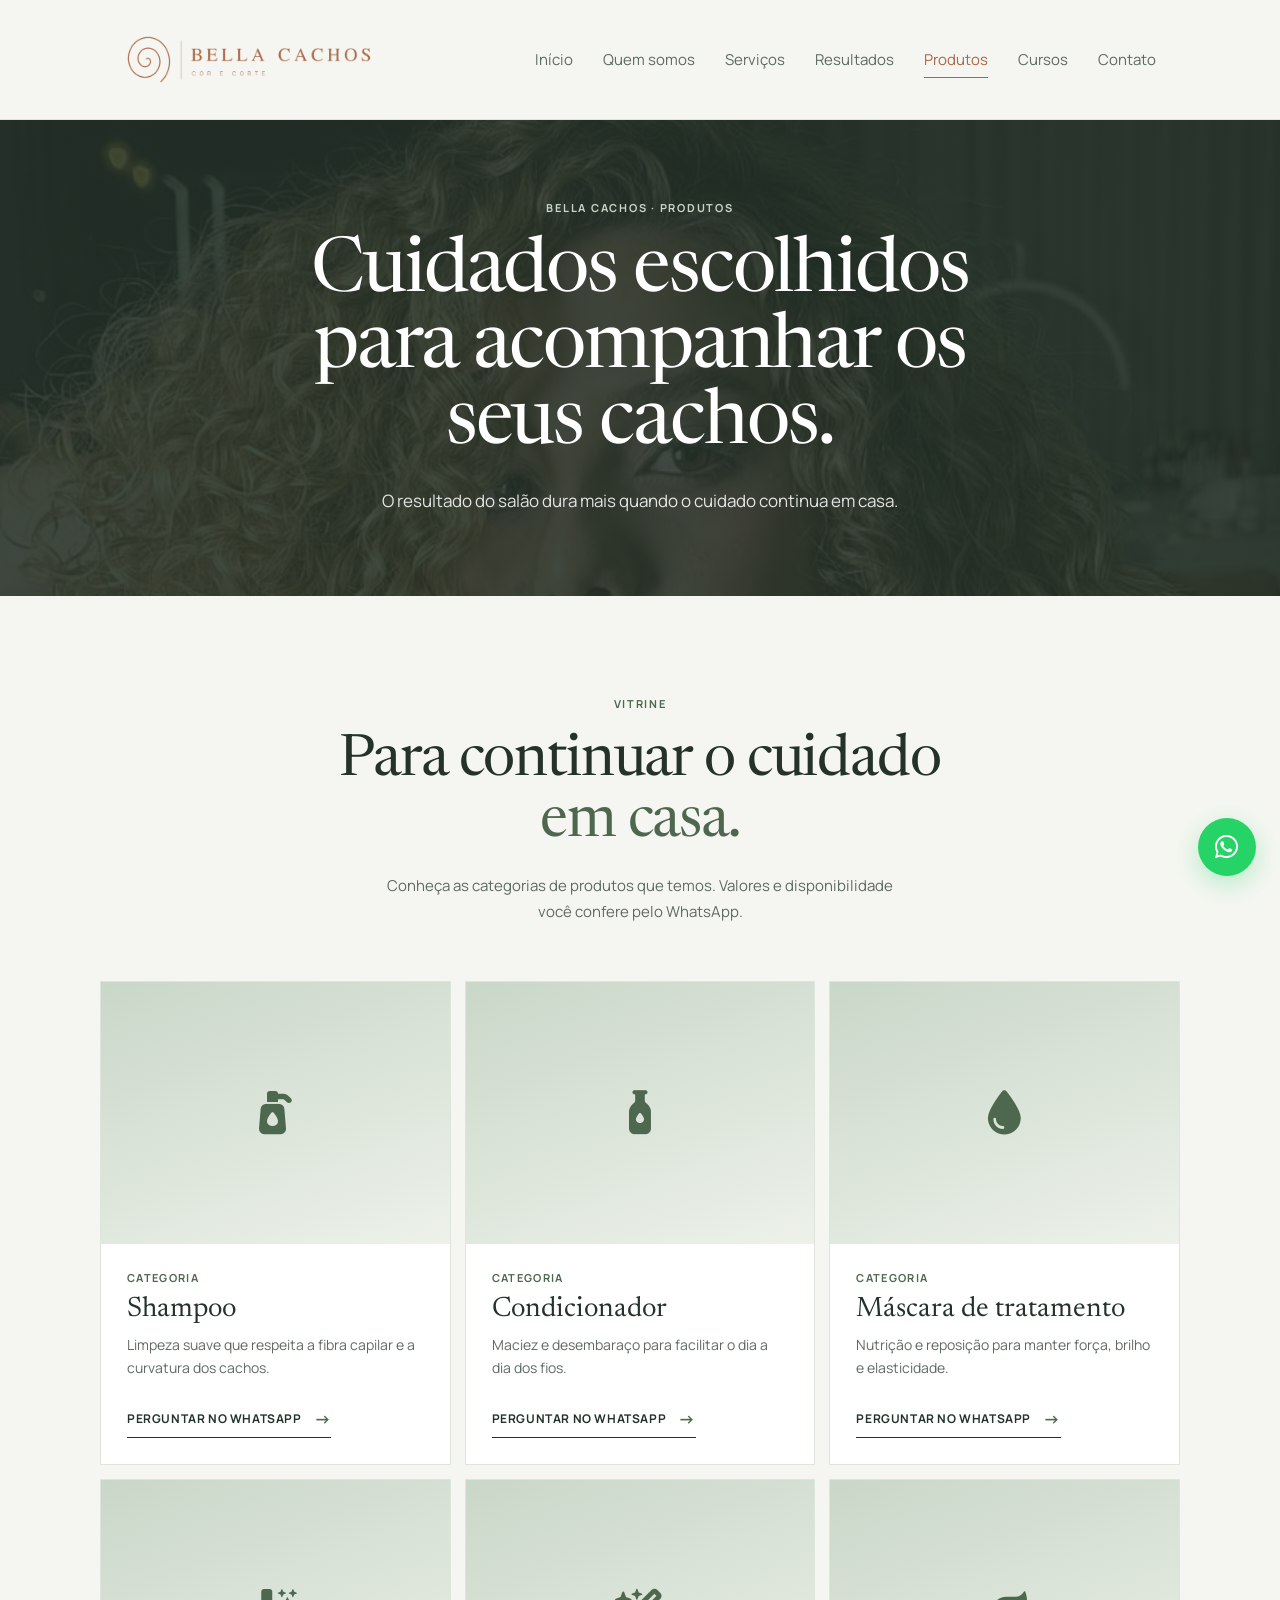
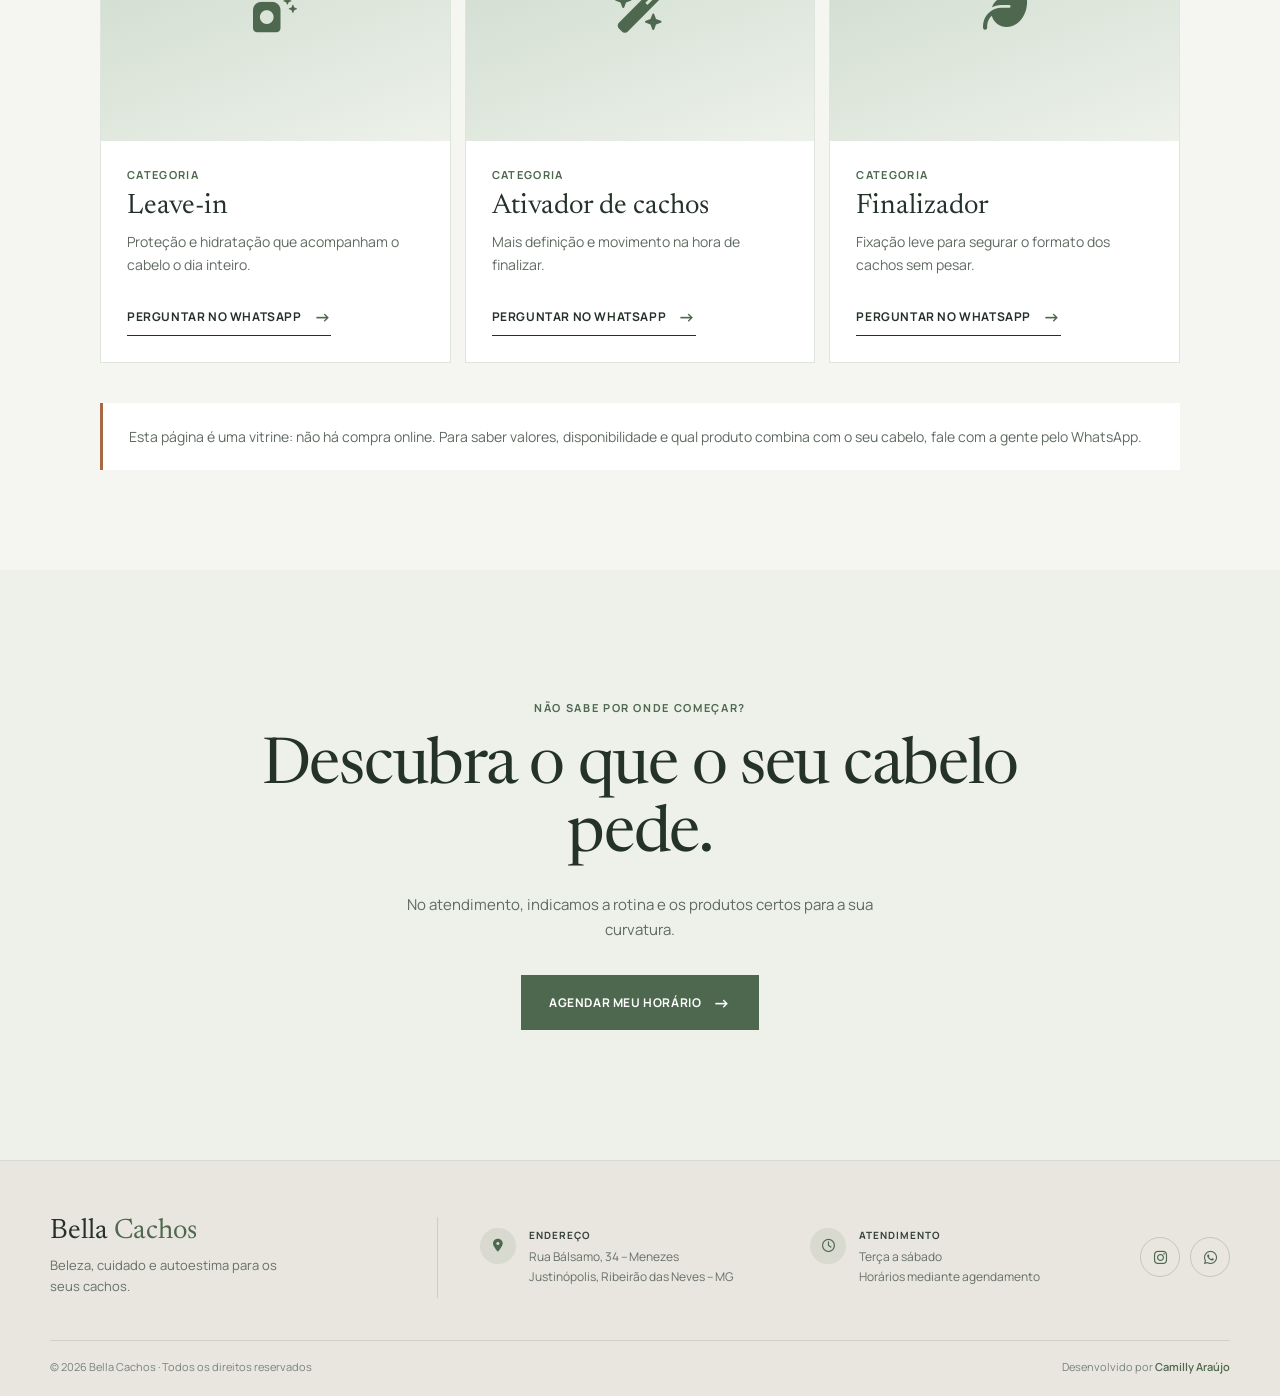
<file: produtos.html>
<!DOCTYPE html>
<html lang="pt-BR">
<head>
    <meta charset="UTF-8">
    <meta name="viewport" content="width=device-width, initial-scale=1, viewport-fit=cover">
    <title>Produtos | Bella Cachos</title>
    <meta name="robots" content="noindex">
    <meta name="description" content="Vitrine de produtos para cabelos cacheados e crespos da Bella Cachos.">
    <link rel="icon" type="image/png" href="img/favicon.png">
    <link rel="preconnect" href="https://fonts.googleapis.com">
    <link rel="preconnect" href="https://fonts.gstatic.com" crossorigin>
    <link href="https://fonts.googleapis.com/css2?family=Newsreader:ital,opsz,wght@0,6..72,400;0,6..72,500;1,6..72,400&family=Manrope:wght@400;500;600;700&display=swap" rel="stylesheet">
    <link rel="stylesheet" href="https://cdnjs.cloudflare.com/ajax/libs/font-awesome/6.5.2/css/all.min.css">
    <link rel="stylesheet" href="css/style.css">
    <link rel="stylesheet" href="css/paginas.css">
    <script src="js/script.js" defer></script>
</head>
<body>

    <header>
        <div class="nav">
            <a href="index.html" class="logo">
                <img src="img/logo-bella-cachos.png" alt="Bella Cachos — Cor e Corte">
            </a>
            <button class="menu-toggle" type="button" aria-label="Abrir menu" aria-expanded="false" aria-controls="menu">
                <span></span><span></span><span></span>
            </button>
            <nav class="menu" id="menu" aria-label="Menu principal">
                <a href="index.html">Início</a>
                <a href="quem-somos.html">Quem somos</a>
                <a href="servicos.html">Serviços</a>
                <a href="resultados.html">Resultados</a>
                <a href="produtos.html" class="ativo" aria-current="page">Produtos</a>
                <a href="cursos.html">Cursos</a>
                <a href="contato.html">Contato</a>
            </nav>
        </div>
    </header>

    <main>
        <section class="page-hero">
            <div class="page-hero-content">
                <span class="eyebrow">Bella Cachos · Produtos</span>
                <h1>Cuidados escolhidos para acompanhar os seus cachos.</h1>
                <p>O resultado do salão dura mais quando o cuidado continua em casa.</p>
            </div>
        </section>

        <section class="section">
            <div class="container">
                <div class="cabecalho">
                    <span class="section-label">Vitrine</span>
                    <h2 class="titulo">Para continuar o cuidado <em>em casa.</em></h2>
                    <p class="lead">Conheça as categorias de produtos que temos. Valores e disponibilidade você confere pelo WhatsApp.</p>
                </div>
                <!-- EDITE AQUI: cada <article class="produto"> é um cartão. Copie, cole e troque nome e texto pelos seus produtos reais. -->
                <div class="produtos">
                    <article class="produto">
                        <!-- Para usar foto real: troque o <i> por <img src="img/seu-produto.jpg" alt="Shampoo"> -->
                        <div class="produto-img"><i class="fa-solid fa-pump-soap" aria-hidden="true"></i></div>
                        <div class="produto-corpo">
                            <span class="produto-tipo">Categoria</span>
                            <h3>Shampoo</h3>
                            <p>Limpeza suave que respeita a fibra capilar e a curvatura dos cachos.</p>
                            <a href="https://wa.me/" data-whatsapp data-msg="Olá! Tenho interesse em: Shampoo." class="text-link">Perguntar no WhatsApp <span>→</span></a>
                        </div>
                    </article>
                    <article class="produto">
                        <!-- Para usar foto real: troque o <i> por <img src="img/seu-produto.jpg" alt="Condicionador"> -->
                        <div class="produto-img"><i class="fa-solid fa-bottle-droplet" aria-hidden="true"></i></div>
                        <div class="produto-corpo">
                            <span class="produto-tipo">Categoria</span>
                            <h3>Condicionador</h3>
                            <p>Maciez e desembaraço para facilitar o dia a dia dos fios.</p>
                            <a href="https://wa.me/" data-whatsapp data-msg="Olá! Tenho interesse em: Condicionador." class="text-link">Perguntar no WhatsApp <span>→</span></a>
                        </div>
                    </article>
                    <article class="produto">
                        <!-- Para usar foto real: troque o <i> por <img src="img/seu-produto.jpg" alt="Máscara de tratamento"> -->
                        <div class="produto-img"><i class="fa-solid fa-droplet" aria-hidden="true"></i></div>
                        <div class="produto-corpo">
                            <span class="produto-tipo">Categoria</span>
                            <h3>Máscara de tratamento</h3>
                            <p>Nutrição e reposição para manter força, brilho e elasticidade.</p>
                            <a href="https://wa.me/" data-whatsapp data-msg="Olá! Tenho interesse em: Máscara de tratamento." class="text-link">Perguntar no WhatsApp <span>→</span></a>
                        </div>
                    </article>
                    <article class="produto">
                        <!-- Para usar foto real: troque o <i> por <img src="img/seu-produto.jpg" alt="Leave-in"> -->
                        <div class="produto-img"><i class="fa-solid fa-spray-can-sparkles" aria-hidden="true"></i></div>
                        <div class="produto-corpo">
                            <span class="produto-tipo">Categoria</span>
                            <h3>Leave-in</h3>
                            <p>Proteção e hidratação que acompanham o cabelo o dia inteiro.</p>
                            <a href="https://wa.me/" data-whatsapp data-msg="Olá! Tenho interesse em: Leave-in." class="text-link">Perguntar no WhatsApp <span>→</span></a>
                        </div>
                    </article>
                    <article class="produto">
                        <!-- Para usar foto real: troque o <i> por <img src="img/seu-produto.jpg" alt="Ativador de cachos"> -->
                        <div class="produto-img"><i class="fa-solid fa-wand-magic-sparkles" aria-hidden="true"></i></div>
                        <div class="produto-corpo">
                            <span class="produto-tipo">Categoria</span>
                            <h3>Ativador de cachos</h3>
                            <p>Mais definição e movimento na hora de finalizar.</p>
                            <a href="https://wa.me/" data-whatsapp data-msg="Olá! Tenho interesse em: Ativador de cachos." class="text-link">Perguntar no WhatsApp <span>→</span></a>
                        </div>
                    </article>
                    <article class="produto">
                        <!-- Para usar foto real: troque o <i> por <img src="img/seu-produto.jpg" alt="Finalizador"> -->
                        <div class="produto-img"><i class="fa-solid fa-leaf" aria-hidden="true"></i></div>
                        <div class="produto-corpo">
                            <span class="produto-tipo">Categoria</span>
                            <h3>Finalizador</h3>
                            <p>Fixação leve para segurar o formato dos cachos sem pesar.</p>
                            <a href="https://wa.me/" data-whatsapp data-msg="Olá! Tenho interesse em: Finalizador." class="text-link">Perguntar no WhatsApp <span>→</span></a>
                        </div>
                    </article>
                </div>
                <p class="aviso">Esta página é uma vitrine: não há compra online. Para saber valores, disponibilidade e qual produto combina com o seu cabelo, fale com a gente pelo WhatsApp.</p>
            </div>
        </section>

        <section class="final-cta section-alt">
            <div class="final-cta-content">
                <span class="section-label">Não sabe por onde começar?</span>
                <h2>Descubra o que o seu cabelo pede.</h2>
                <p>No atendimento, indicamos a rotina e os produtos certos para a sua curvatura.</p>
                <a href="contato.html" class="final-button">Agendar meu horário <span>→</span></a>
            </div>
        </section>
    </main>

    <footer class="footer">
        <div class="footer-container">
            <div class="footer-brand">
                <h3>Bella <span>Cachos</span></h3>
                <p>Beleza, cuidado e autoestima para os seus cachos.</p>
            </div>
            <div class="footer-info">
                <div class="footer-icon"><i class="fa-solid fa-location-dot"></i></div>
                <div>
                    <span>ENDEREÇO</span>
                    <p>Rua Bálsamo, 34 – Menezes<br>Justinópolis, Ribeirão das Neves – MG</p>
                </div>
            </div>
            <div class="footer-info">
                <div class="footer-icon"><i class="fa-regular fa-clock"></i></div>
                <div>
                    <span>ATENDIMENTO</span>
                    <p>Terça a sábado<br>Horários mediante agendamento</p>
                </div>
            </div>
            <div class="footer-social">
                <a href="https://instagram.com/" data-instagram aria-label="Instagram"><i class="fa-brands fa-instagram"></i></a>
                <a href="https://wa.me/" data-whatsapp aria-label="WhatsApp"><i class="fa-brands fa-whatsapp"></i></a>
            </div>
        </div>
        <div class="footer-bottom">
            <p>© 2026 Bella Cachos · Todos os direitos reservados</p>
            <p>Desenvolvido por <strong>Camilly Araújo</strong></p>
        </div>
    </footer>

    <a href="https://wa.me/" data-whatsapp class="whatsapp-float" aria-label="Falar com a Bella Cachos pelo WhatsApp">
        <i class="fa-brands fa-whatsapp"></i>
    </a>
</body>
</html>
</file>
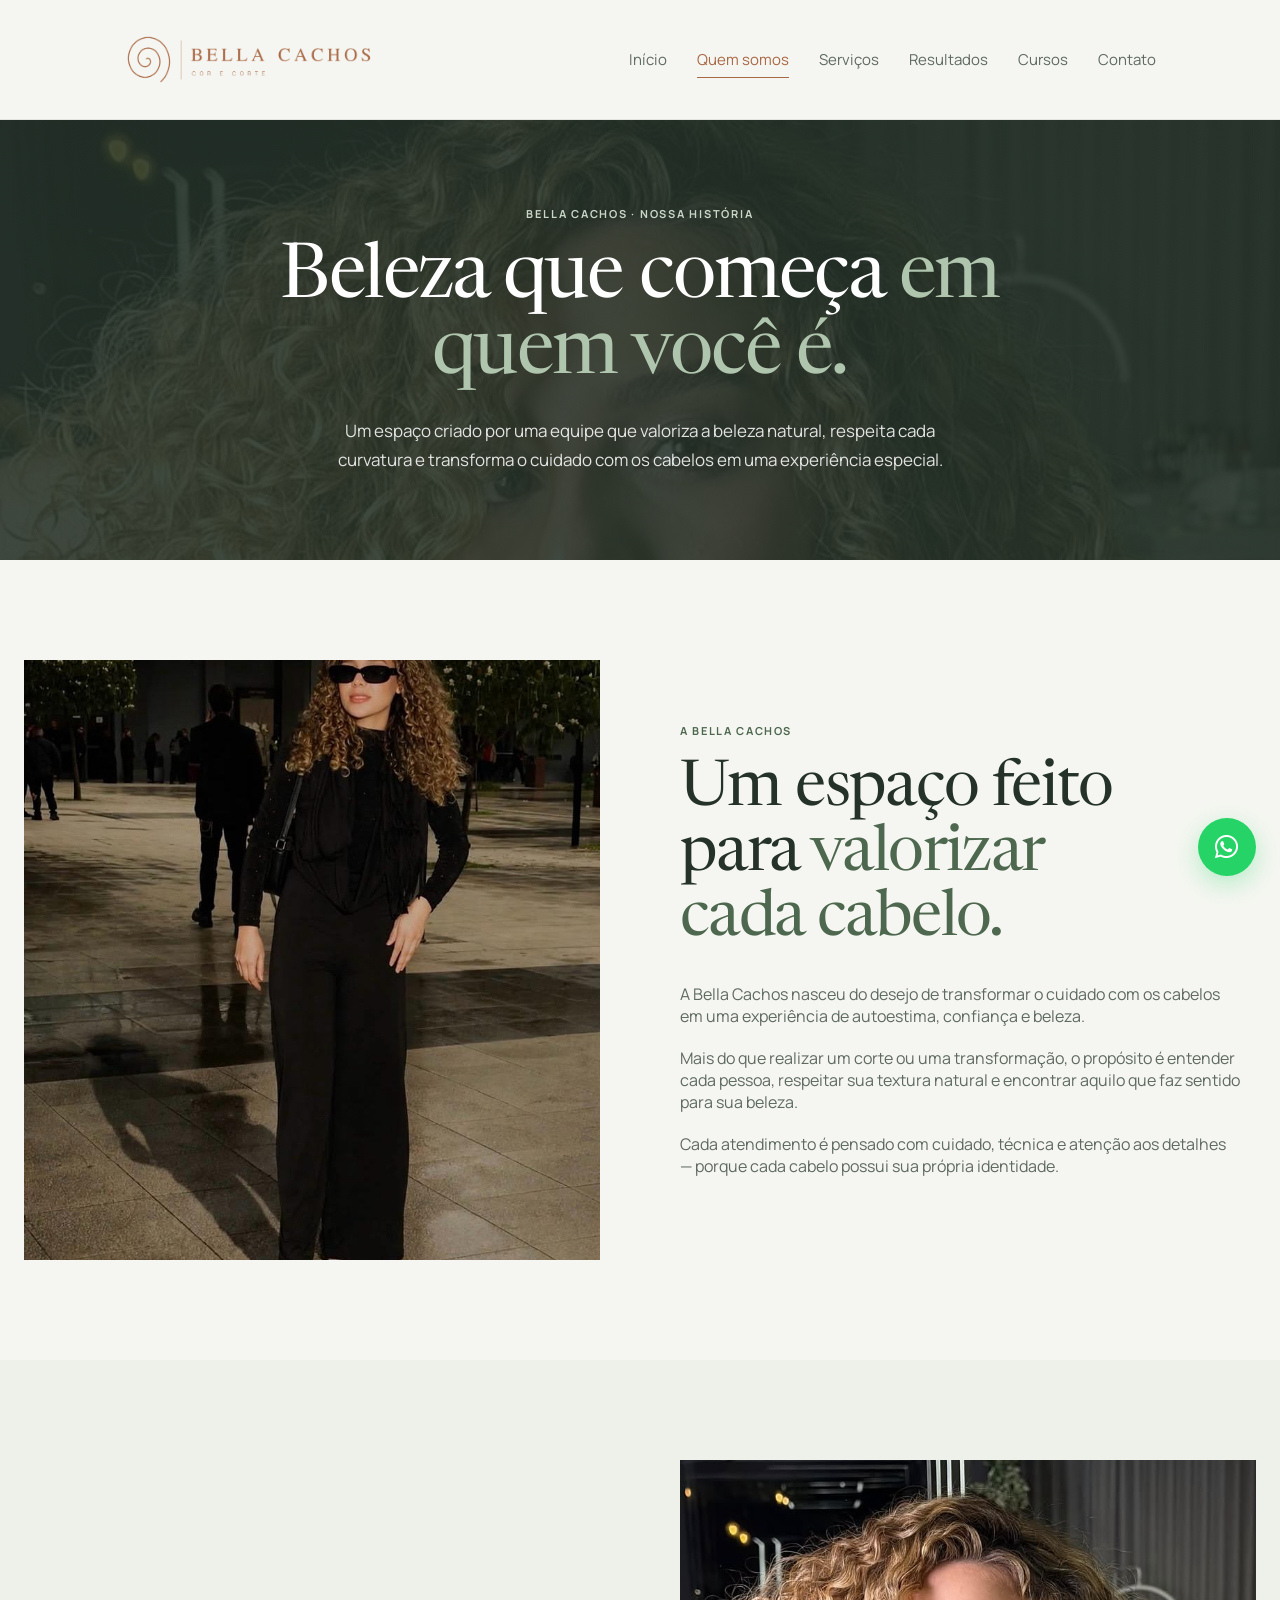
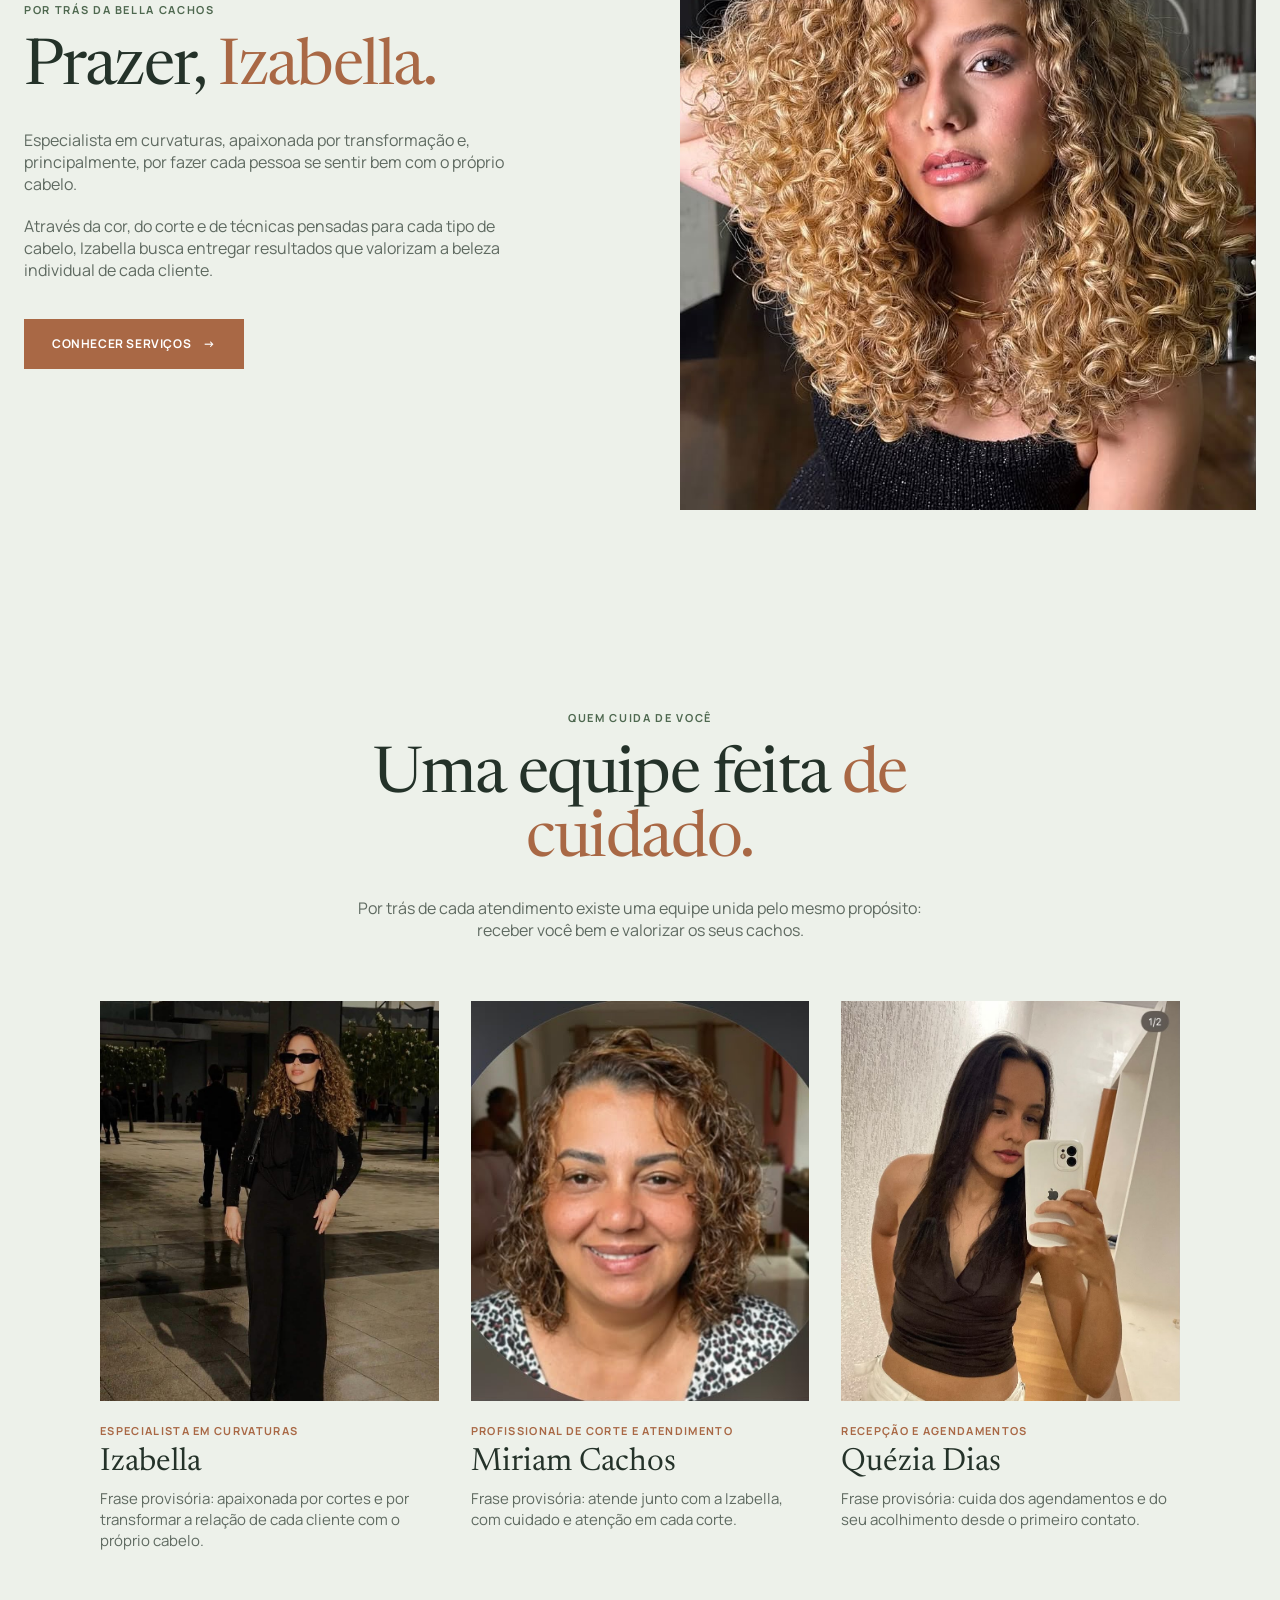
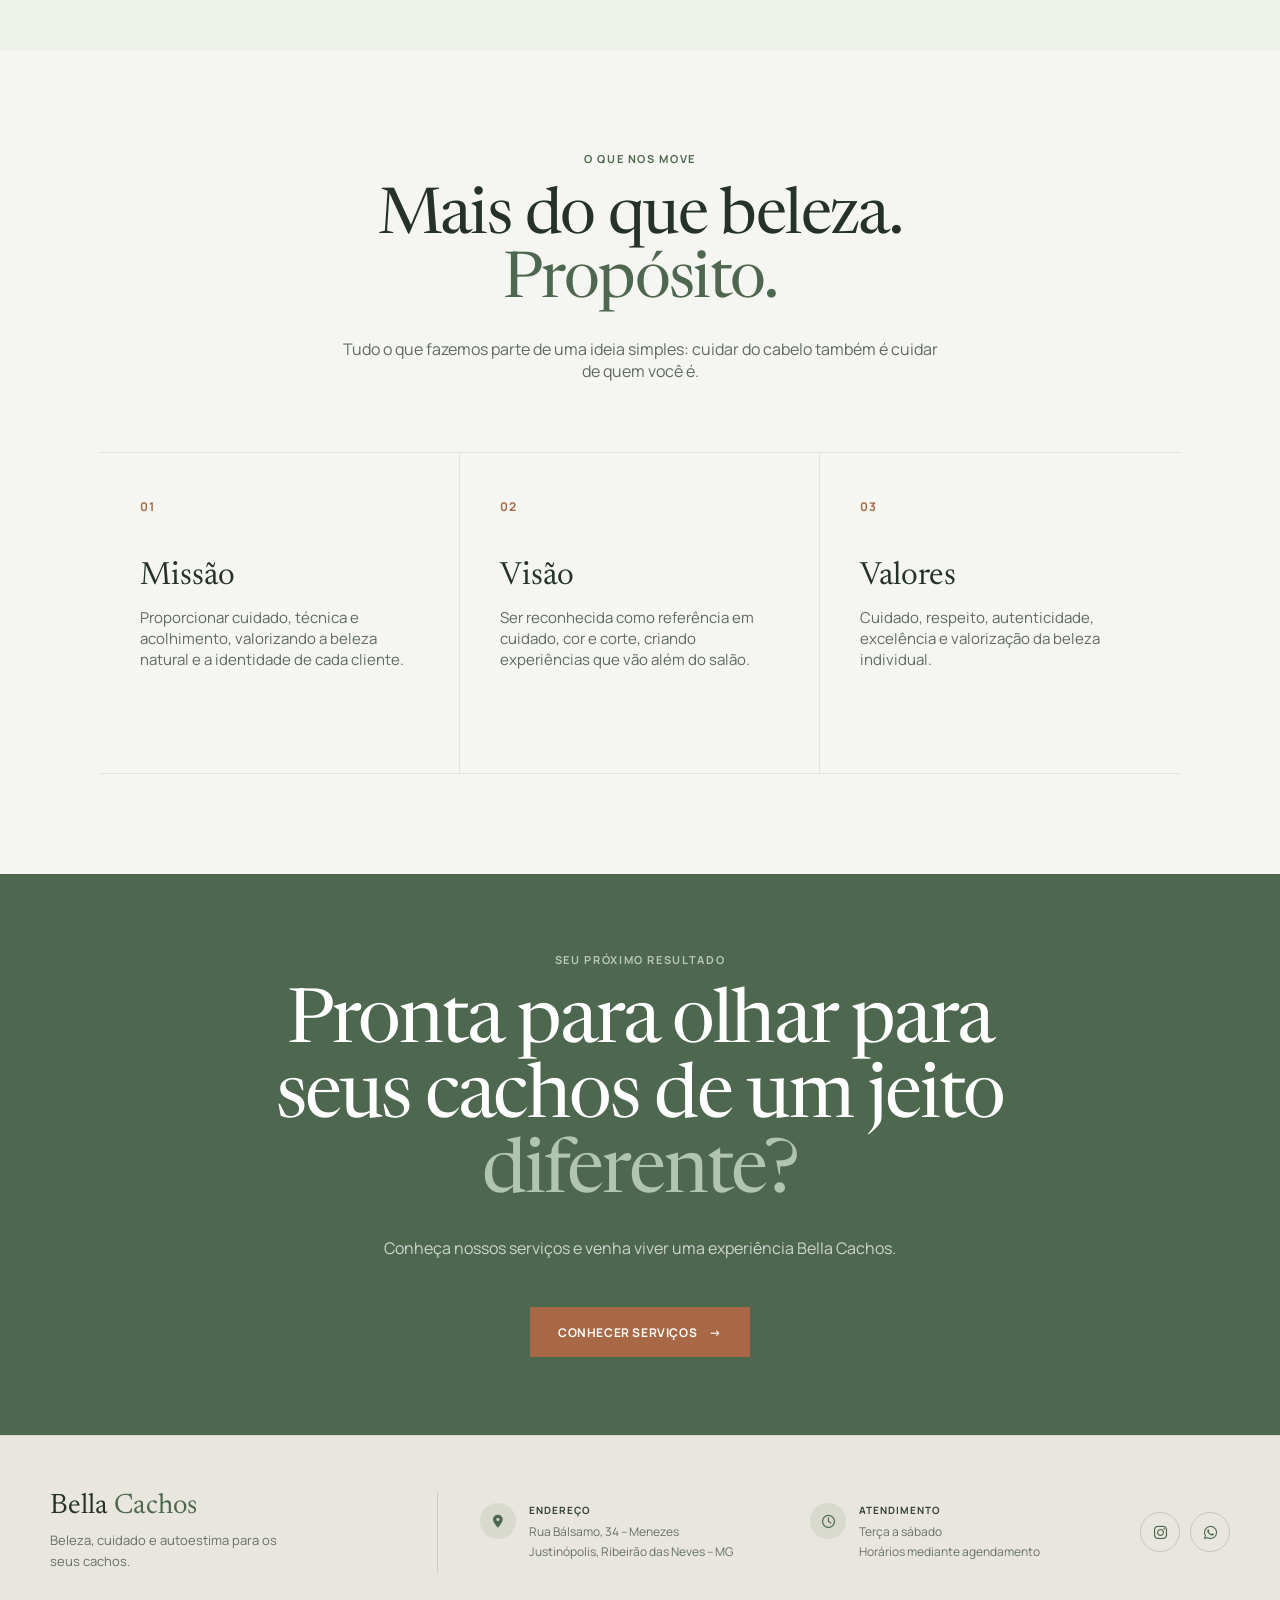
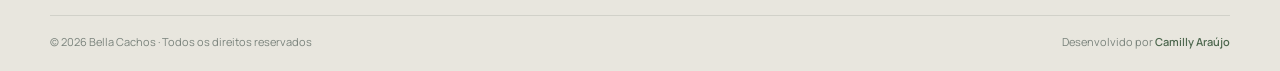
<file: quem-somos.html>
<!DOCTYPE html>
<html lang="pt-BR">
<head>
    <meta charset="UTF-8">
    <meta name="viewport" content="width=device-width, initial-scale=1, viewport-fit=cover">
    <title>Quem somos | Bella Cachos</title>
    <meta name="description" content="Conheça a história da Bella Cachos e da especialista Izabella, apaixonada por cor, corte e beleza natural.">
    <link rel="icon" type="image/png" href="img/favicon.png">
    <link rel="preconnect" href="https://fonts.googleapis.com">
    <link rel="preconnect" href="https://fonts.gstatic.com" crossorigin>
    <link href="https://fonts.googleapis.com/css2?family=Newsreader:ital,opsz,wght@0,6..72,400;0,6..72,500;1,6..72,400&family=Manrope:wght@400;500;600;700&display=swap" rel="stylesheet">
    <link rel="stylesheet" href="https://cdnjs.cloudflare.com/ajax/libs/font-awesome/6.5.2/css/all.min.css">
    <link rel="stylesheet" href="css/style.css">
    <link rel="stylesheet" href="css/paginas.css">
    <link rel="stylesheet" href="css/quem-somos.css">
    <script src="js/script.js" defer></script>
</head>
<body>

    <header>
        <div class="nav">
            <a href="index.html" class="logo">
                <img src="img/logo-bella-cachos.png" alt="Bella Cachos — Cor e Corte">
            </a>
            <button class="menu-toggle" type="button" aria-label="Abrir menu" aria-expanded="false" aria-controls="menu">
                <span></span><span></span><span></span>
            </button>
            <nav class="menu" id="menu" aria-label="Menu principal">
                <a href="index.html">Início</a>
                <a href="quem-somos.html" class="ativo" aria-current="page">Quem somos</a>
                <a href="servicos.html">Serviços</a>
                <a href="resultados.html">Resultados</a>
                <!-- PRODUTOS OCULTO por enquanto. Para voltar a exibir, remova os marcadores de comentário: <a href="produtos.html">Produtos</a> -->
                <a href="cursos.html">Cursos</a>
                <a href="contato.html">Contato</a>
            </nav>
        </div>
    </header>

    <main>
<section class="page-hero">

    <div class="page-hero-content">

        <span class="eyebrow">
            BELLA CACHOS · NOSSA HISTÓRIA
        </span>

        <h1>
            Beleza que começa
            <span>em quem você é.</span>
        </h1>

        <p>
            Um espaço criado por uma equipe que valoriza a beleza natural,
            respeita cada curvatura e transforma o cuidado
            com os cabelos em uma experiência especial.
        </p>

    </div>

</section>



<!-- ==================================================
     HISTÓRIA
================================================== -->

<section class="history section">

    <div class="history-container">


        <div class="history-image">

            <img
                src="img/izabella.jpg"
                alt="Izabella, especialista da Bella Cachos"
            >

        </div>


        <div class="history-content">

            <span class="section-label">
                A BELLA CACHOS
            </span>

            <h2>
                Um espaço feito para
                <span>valorizar cada cabelo.</span>
            </h2>

            <p>
                A Bella Cachos nasceu do desejo de transformar
                o cuidado com os cabelos em uma experiência
                de autoestima, confiança e beleza.
            </p>

            <p>
                Mais do que realizar um corte ou uma transformação,
                o propósito é entender cada pessoa, respeitar sua
                textura natural e encontrar aquilo que faz sentido
                para sua beleza.
            </p>

            <p>
                Cada atendimento é pensado com cuidado, técnica
                e atenção aos detalhes — porque cada cabelo possui
                sua própria identidade.
            </p>

        </div>

    </div>

</section>



<!-- ==================================================
     IZABELLA
================================================== -->

<section class="izabella section">

    <div class="izabella-container">


        <div class="izabella-content">

            <span class="section-label">
                POR TRÁS DA BELLA CACHOS
            </span>

            <h2>
                Prazer,
                <span>Izabella.</span>
            </h2>

            <p>
                Especialista em curvaturas, apaixonada por
                transformação e, principalmente, por fazer
                cada pessoa se sentir bem com o próprio cabelo.
            </p>

            <p>
                Através da cor, do corte e de técnicas pensadas
                para cada tipo de cabelo, Izabella busca entregar
                resultados que valorizam a beleza individual
                de cada cliente.
            </p>

            <a
                href="servicos.html"
                class="button"
            >
                CONHECER SERVIÇOS
                <span>→</span>
            </a>

        </div>


        <div class="izabella-image">

            <img
                src="img/hero.jpg"
                alt="Izabella com resultado de cabelo"
            >

        </div>

    </div>

</section>



<!-- ==================================================
     EQUIPE
     (frases provisórias: troque pelas palavras de cada uma;
      troque os espaços de foto por <img src="img/nome.jpg" alt="...">)
================================================== -->

<section class="equipe section">

    <div class="equipe-header">

        <span class="section-label">
            QUEM CUIDA DE VOCÊ
        </span>

        <h2>
            Uma equipe feita
            <span>de cuidado.</span>
        </h2>

        <p>
            Por trás de cada atendimento existe uma equipe unida
            pelo mesmo propósito: receber você bem e valorizar os seus cachos.
        </p>

    </div>

    <div class="equipe-grid">

        <article class="membro">
            <div class="membro-foto">
                <img src="img/izabella.jpg" alt="Izabella, especialista em curvaturas">
            </div>
            <span class="membro-funcao">Especialista em curvaturas</span>
            <h3>Izabella</h3>
            <p>Frase provisória: apaixonada por cortes e por transformar a relação de cada cliente com o próprio cabelo.</p>
        </article>

        <article class="membro">
            <div class="membro-foto">
                <img src="img/mirian.jpg" alt="Miriam Cachos">
                <i class="fa-solid fa-user" aria-hidden="true"></i>
            </div>
            <span class="membro-funcao">Profissional de corte e atendimento</span>
            <h3>Miriam Cachos</h3>
            <p>Frase provisória: atende junto com a Izabella, com cuidado e atenção em cada corte.</p>
        </article>

        <article class="membro">
            <div class="membro-foto">
                <img src="img/quezia.jpg" alt="Quézia Dias">
                <i class="fa-solid fa-user" aria-hidden="true"></i>
            </div>
            <span class="membro-funcao">Recepção e agendamentos</span>
            <h3>Quézia Dias</h3>
            <p>Frase provisória: cuida dos agendamentos e do seu acolhimento desde o primeiro contato.</p>
        </article>

    </div>

</section>



<!-- ==================================================
     MISSÃO / VISÃO / VALORES
================================================== -->

<section class="values section">

    <div class="values-header">

        <span class="section-label">
            O QUE NOS MOVE
        </span>

        <h2>
            Mais do que beleza.
            <span>Propósito.</span>
        </h2>

        <p>
            Tudo o que fazemos parte de uma ideia simples:
            cuidar do cabelo também é cuidar de quem você é.
        </p>

    </div>


    <div class="values-grid">


        <article class="value-card">

            <div class="value-number">
                01
            </div>

            <h3>
                Missão
            </h3>

            <p>
                Proporcionar cuidado, técnica e acolhimento,
                valorizando a beleza natural e a identidade
                de cada cliente.
            </p>

        </article>



        <article class="value-card">

            <div class="value-number">
                02
            </div>

            <h3>
                Visão
            </h3>

            <p>
                Ser reconhecida como referência em cuidado,
                cor e corte, criando experiências que vão
                além do salão.
            </p>

        </article>



        <article class="value-card">

            <div class="value-number">
                03
            </div>

            <h3>
                Valores
            </h3>

            <p>
                Cuidado, respeito, autenticidade, excelência
                e valorização da beleza individual.
            </p>

        </article>


    </div>

</section>



<!-- ==================================================
     CTA
================================================== -->

<section class="about-cta">

    <div class="about-cta-content">

        <span class="section-label">
            SEU PRÓXIMO RESULTADO
        </span>

        <h2>
            Pronta para olhar para
            seus cachos de um jeito
            <span>diferente?</span>
        </h2>

        <p>
            Conheça nossos serviços e venha viver
            uma experiência Bella Cachos.
        </p>

        <a
            href="servicos.html"
            class="button button-light"
        >
            CONHECER SERVIÇOS
            <span>→</span>
        </a>

    </div>

</section>
    </main>

    <footer class="footer">
        <div class="footer-container">
            <div class="footer-brand">
                <h3>Bella <span>Cachos</span></h3>
                <p>Beleza, cuidado e autoestima para os seus cachos.</p>
            </div>
            <div class="footer-info">
                <div class="footer-icon"><i class="fa-solid fa-location-dot"></i></div>
                <div>
                    <span>ENDEREÇO</span>
                    <p>Rua Bálsamo, 34 – Menezes<br>Justinópolis, Ribeirão das Neves – MG</p>
                </div>
            </div>
            <div class="footer-info">
                <div class="footer-icon"><i class="fa-regular fa-clock"></i></div>
                <div>
                    <span>ATENDIMENTO</span>
                    <p>Terça a sábado<br>Horários mediante agendamento</p>
                </div>
            </div>
            <div class="footer-social">
                <a href="https://instagram.com/" data-instagram aria-label="Instagram"><i class="fa-brands fa-instagram"></i></a>
                <a href="https://wa.me/" data-whatsapp aria-label="WhatsApp"><i class="fa-brands fa-whatsapp"></i></a>
            </div>
        </div>
        <div class="footer-bottom">
            <p>© 2026 Bella Cachos · Todos os direitos reservados</p>
            <p>Desenvolvido por <strong>Camilly Araújo</strong></p>
        </div>
    </footer>

    <a href="https://wa.me/" data-whatsapp class="whatsapp-float" aria-label="Falar com a Bella Cachos pelo WhatsApp">
        <i class="fa-brands fa-whatsapp"></i>
    </a>
</body>
</html>
</file>
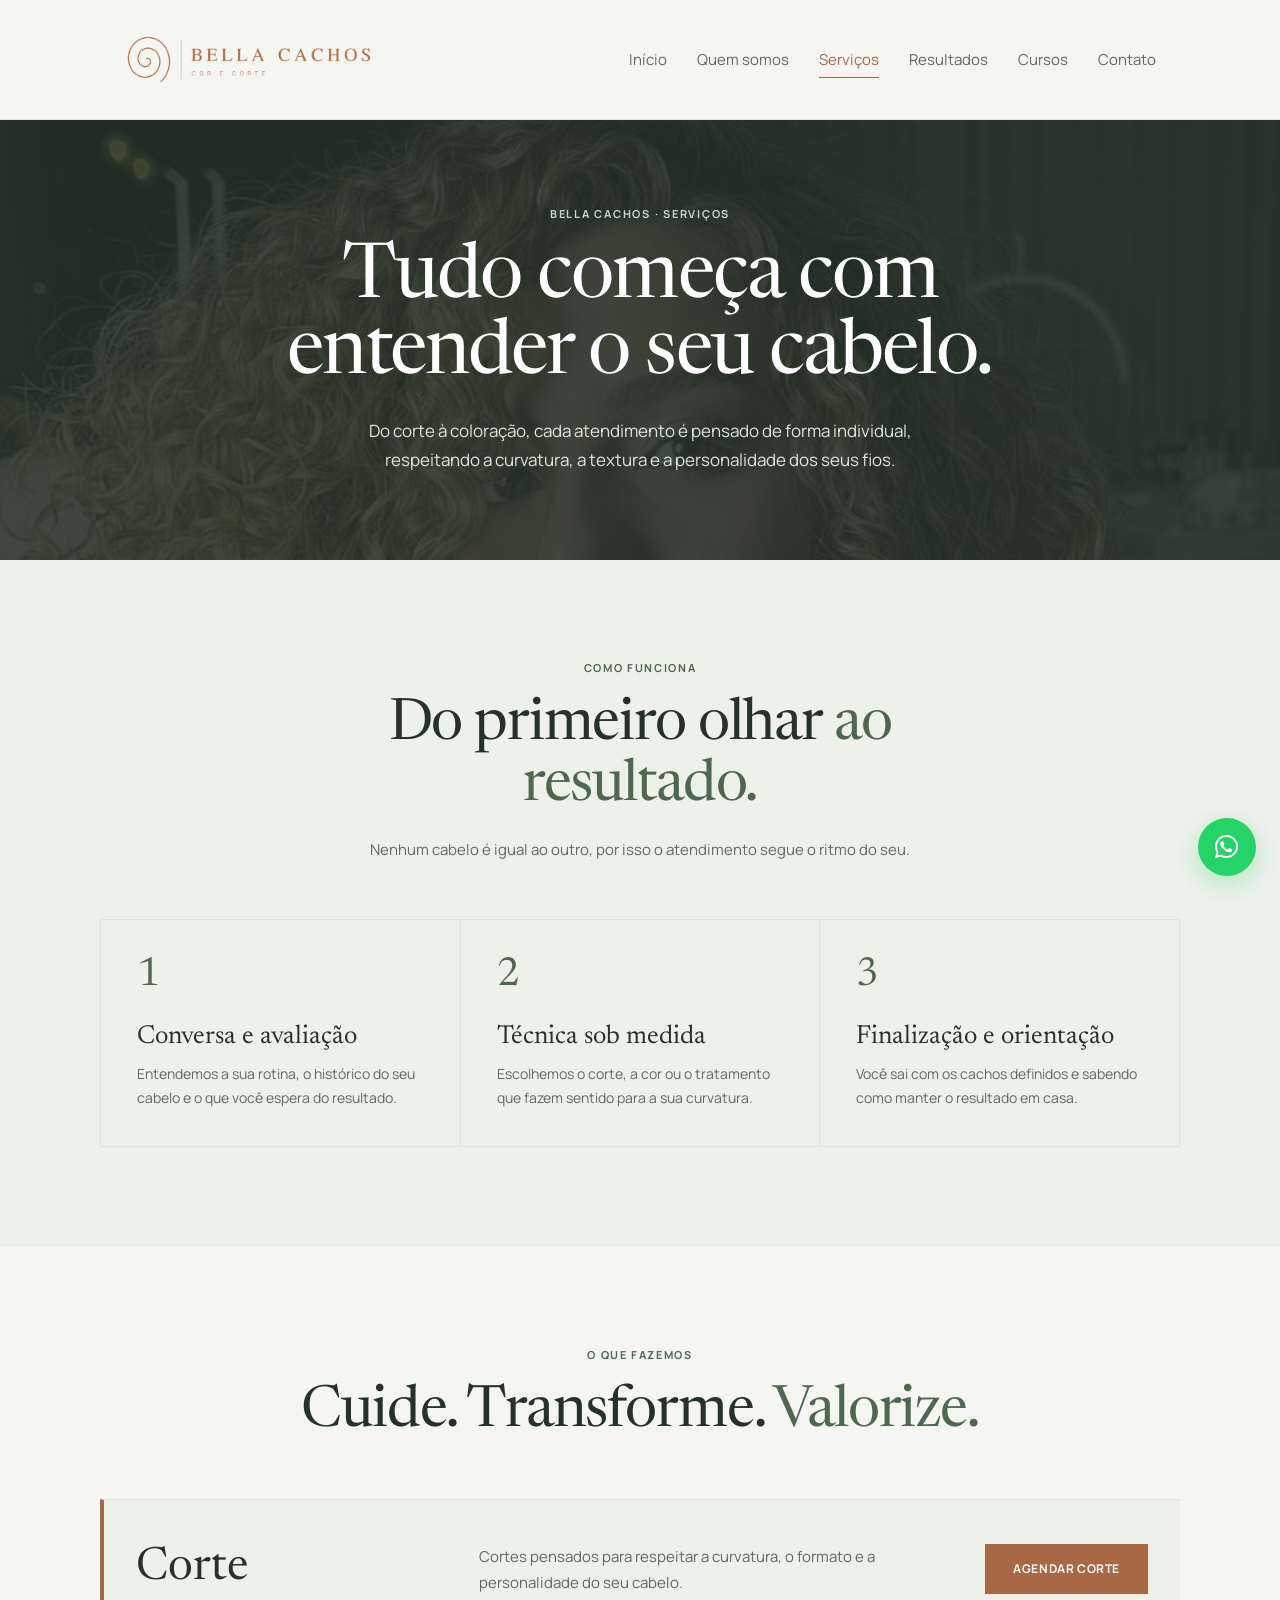
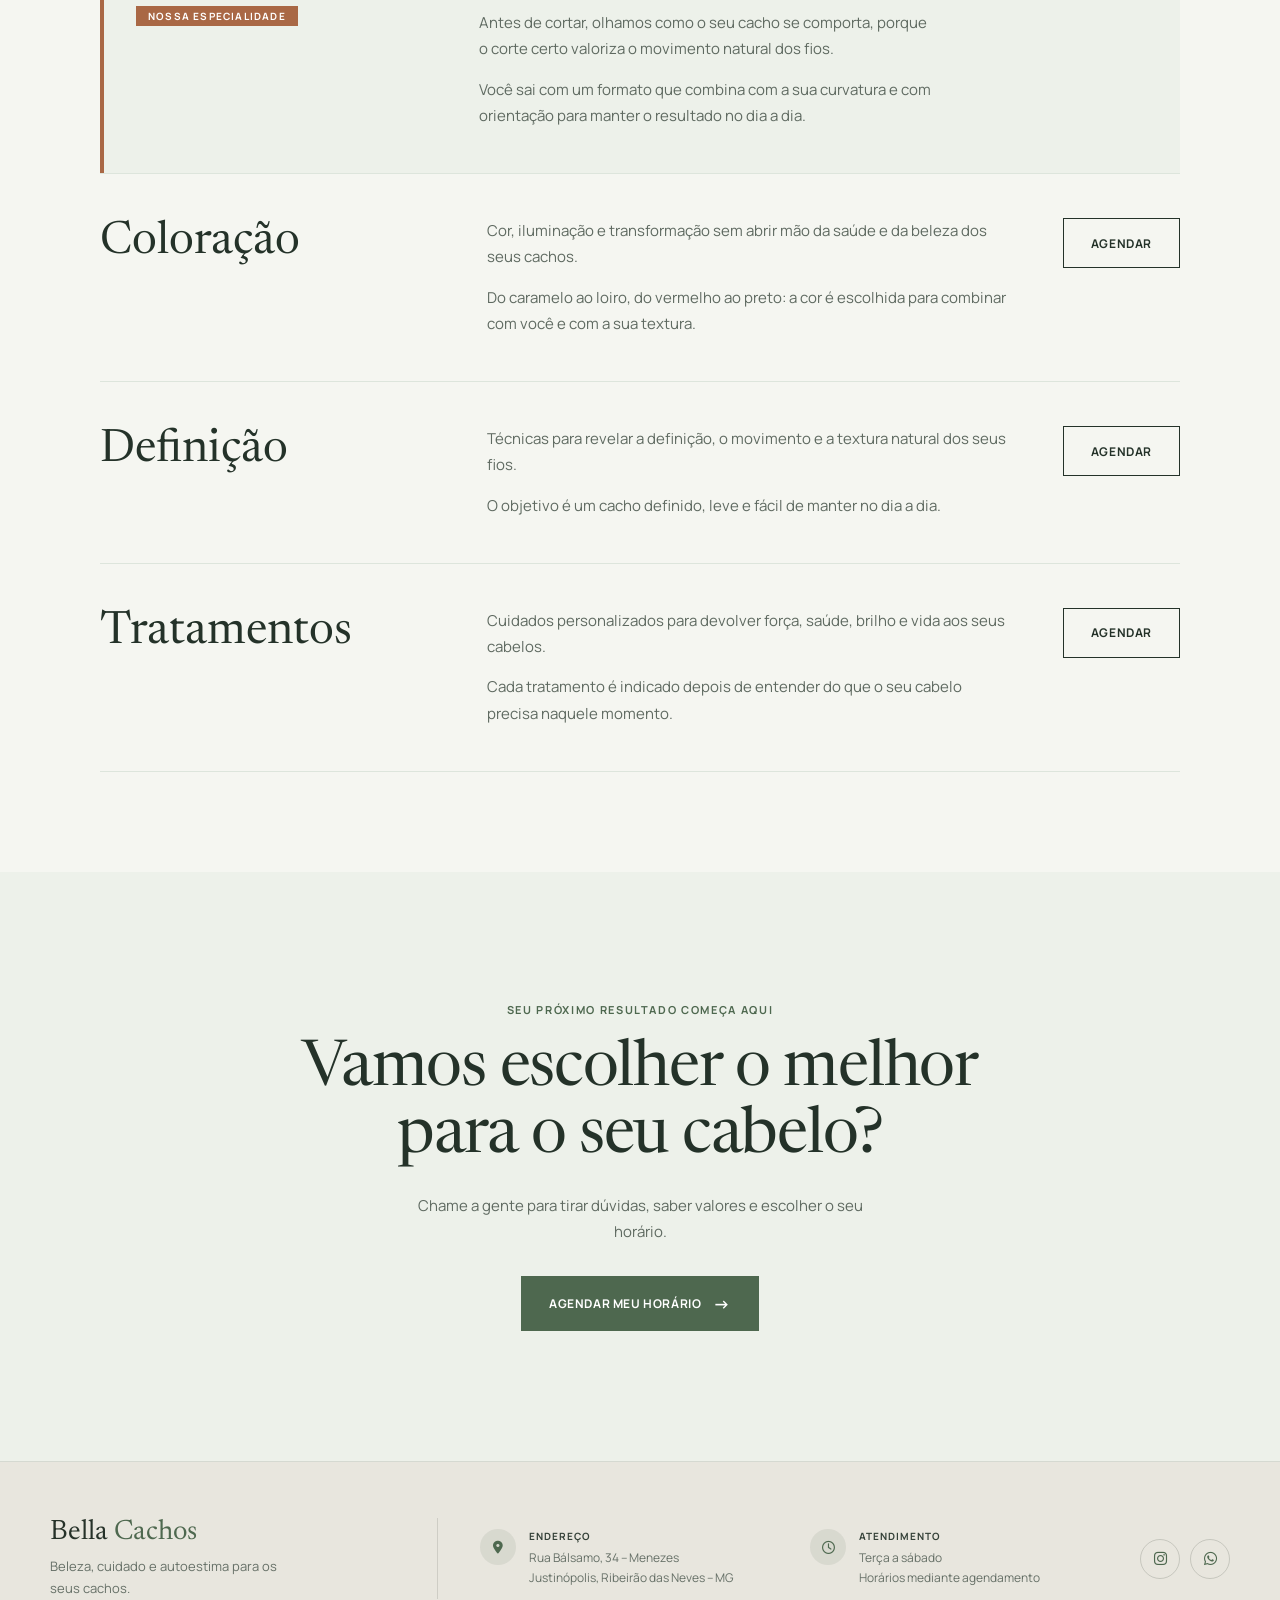
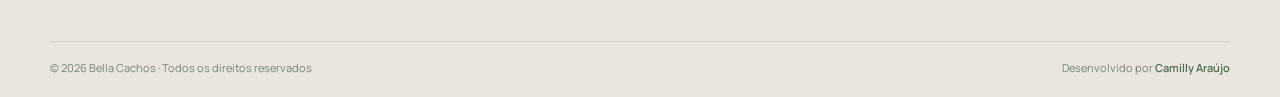
<file: servicos.html>
<!DOCTYPE html>
<html lang="pt-BR">
<head>
    <meta charset="UTF-8">
    <meta name="viewport" content="width=device-width, initial-scale=1, viewport-fit=cover">
    <title>Serviços | Bella Cachos</title>
    <meta name="description" content="Corte, coloração, definição e tratamentos para cabelos crespos e cacheados na Bella Cachos.">
    <link rel="icon" type="image/png" href="img/favicon.png">
    <link rel="preconnect" href="https://fonts.googleapis.com">
    <link rel="preconnect" href="https://fonts.gstatic.com" crossorigin>
    <link href="https://fonts.googleapis.com/css2?family=Newsreader:ital,opsz,wght@0,6..72,400;0,6..72,500;1,6..72,400&family=Manrope:wght@400;500;600;700&display=swap" rel="stylesheet">
    <link rel="stylesheet" href="https://cdnjs.cloudflare.com/ajax/libs/font-awesome/6.5.2/css/all.min.css">
    <link rel="stylesheet" href="css/style.css">
    <link rel="stylesheet" href="css/paginas.css">
    <script src="js/script.js" defer></script>
</head>
<body>

    <header>
        <div class="nav">
            <a href="index.html" class="logo">
                <img src="img/logo-bella-cachos.png" alt="Bella Cachos — Cor e Corte">
            </a>
            <button class="menu-toggle" type="button" aria-label="Abrir menu" aria-expanded="false" aria-controls="menu">
                <span></span><span></span><span></span>
            </button>
            <nav class="menu" id="menu" aria-label="Menu principal">
                <a href="index.html">Início</a>
                <a href="quem-somos.html">Quem somos</a>
                <a href="servicos.html" class="ativo" aria-current="page">Serviços</a>
                <a href="resultados.html">Resultados</a>
                <!-- PRODUTOS OCULTO por enquanto. Para voltar a exibir, remova os marcadores de comentário: <a href="produtos.html">Produtos</a> -->
                <a href="cursos.html">Cursos</a>
                <a href="contato.html">Contato</a>
            </nav>
        </div>
    </header>

    <main>
        <section class="page-hero">
            <div class="page-hero-content">
                <span class="eyebrow">Bella Cachos · Serviços</span>
                <h1>Tudo começa com entender o seu cabelo.</h1>
                <p>Do corte à coloração, cada atendimento é pensado de forma individual, respeitando a curvatura, a textura e a personalidade dos seus fios.</p>
            </div>
        </section>

        <section class="section section-alt">
            <div class="container">
                <div class="cabecalho">
                    <span class="section-label">Como funciona</span>
                    <h2 class="titulo">Do primeiro olhar <em>ao resultado.</em></h2>
                    <p class="lead">Nenhum cabelo é igual ao outro, por isso o atendimento segue o ritmo do seu.</p>
                </div>
                <div class="passos">
                    <div class="passo">
                        <span class="passo-numero">1</span>
                        <h3>Conversa e avaliação</h3>
                        <p>Entendemos a sua rotina, o histórico do seu cabelo e o que você espera do resultado.</p>
                    </div>
                    <div class="passo">
                        <span class="passo-numero">2</span>
                        <h3>Técnica sob medida</h3>
                        <p>Escolhemos o corte, a cor ou o tratamento que fazem sentido para a sua curvatura.</p>
                    </div>
                    <div class="passo">
                        <span class="passo-numero">3</span>
                        <h3>Finalização e orientação</h3>
                        <p>Você sai com os cachos definidos e sabendo como manter o resultado em casa.</p>
                    </div>
                </div>
            </div>
        </section>

        <section class="section">
            <div class="container">
                <div class="cabecalho">
                    <span class="section-label">O que fazemos</span>
                    <h2 class="titulo">Cuide. Transforme. <em>Valorize.</em></h2>
                </div>
                <article class="servico servico-destaque" id="corte">
                    <h3>Corte <span class="servico-selo">Nossa especialidade</span></h3>
                    <div>
                        <p>Cortes pensados para respeitar a curvatura, o formato e a personalidade do seu cabelo.</p>
                        <p>Antes de cortar, olhamos como o seu cacho se comporta, porque o corte certo valoriza o movimento natural dos fios.</p>
                        <p>Você sai com um formato que combina com a sua curvatura e com orientação para manter o resultado no dia a dia.</p>
                    </div>
                    <a href="contato.html?servico=Corte" class="button">Agendar corte</a>
                </article>
                <article class="servico" id="coloracao">
                    <h3>Coloração</h3>
                    <div>
                        <p>Cor, iluminação e transformação sem abrir mão da saúde e da beleza dos seus cachos.</p>
                        <p>Do caramelo ao loiro, do vermelho ao preto: a cor é escolhida para combinar com você e com a sua textura.</p>
                    </div>
                    <a href="contato.html?servico=Coloração" class="button button-outline">Agendar</a>
                </article>
                <article class="servico" id="definicao">
                    <h3>Definição</h3>
                    <div>
                        <p>Técnicas para revelar a definição, o movimento e a textura natural dos seus fios.</p>
                        <p>O objetivo é um cacho definido, leve e fácil de manter no dia a dia.</p>
                    </div>
                    <a href="contato.html?servico=Definição" class="button button-outline">Agendar</a>
                </article>
                <article class="servico" id="tratamentos">
                    <h3>Tratamentos</h3>
                    <div>
                        <p>Cuidados personalizados para devolver força, saúde, brilho e vida aos seus cabelos.</p>
                        <p>Cada tratamento é indicado depois de entender do que o seu cabelo precisa naquele momento.</p>
                    </div>
                    <a href="contato.html?servico=Tratamentos" class="button button-outline">Agendar</a>
                </article>
            </div>
        </section>

        <section class="final-cta section-alt">
            <div class="final-cta-content">
                <span class="section-label">Seu próximo resultado começa aqui</span>
                <h2>Vamos escolher o melhor para o seu cabelo?</h2>
                <p>Chame a gente para tirar dúvidas, saber valores e escolher o seu horário.</p>
                <a href="contato.html" class="final-button">Agendar meu horário <span>→</span></a>
            </div>
        </section>
    </main>

    <footer class="footer">
        <div class="footer-container">
            <div class="footer-brand">
                <h3>Bella <span>Cachos</span></h3>
                <p>Beleza, cuidado e autoestima para os seus cachos.</p>
            </div>
            <div class="footer-info">
                <div class="footer-icon"><i class="fa-solid fa-location-dot"></i></div>
                <div>
                    <span>ENDEREÇO</span>
                    <p>Rua Bálsamo, 34 – Menezes<br>Justinópolis, Ribeirão das Neves – MG</p>
                </div>
            </div>
            <div class="footer-info">
                <div class="footer-icon"><i class="fa-regular fa-clock"></i></div>
                <div>
                    <span>ATENDIMENTO</span>
                    <p>Terça a sábado<br>Horários mediante agendamento</p>
                </div>
            </div>
            <div class="footer-social">
                <a href="https://instagram.com/" data-instagram aria-label="Instagram"><i class="fa-brands fa-instagram"></i></a>
                <a href="https://wa.me/" data-whatsapp aria-label="WhatsApp"><i class="fa-brands fa-whatsapp"></i></a>
            </div>
        </div>
        <div class="footer-bottom">
            <p>© 2026 Bella Cachos · Todos os direitos reservados</p>
            <p>Desenvolvido por <strong>Camilly Araújo</strong></p>
        </div>
    </footer>

    <a href="https://wa.me/" data-whatsapp class="whatsapp-float" aria-label="Falar com a Bella Cachos pelo WhatsApp">
        <i class="fa-brands fa-whatsapp"></i>
    </a>
</body>
</html>
</file>
<file: css/style.css>
/* =========================================
   BELLA CACHOS
   STYLE.CSS
   ========================================= */


/* =========================================
   VARIÁVEIS
   ========================================= */

:root {

    --bg: #F5F6F1;
    --card: #FFFFFF;

    --ink: #243229;
    --muted: #5F6A61;

    --accent: #4E684F;
    --accent-soft: #C9D7C8;

    --line: #DDE5DC;
    --panel: #EDF1EA;
    --terracota: #A96845;
    --terracota-escuro: #8F5538;

    box-sizing: border-box;

    padding-top: env(safe-area-inset-top, 0px);
    padding-bottom: env(safe-area-inset-bottom, 0px);
}


/* =========================================
   RESET
   ========================================= */

html {
    scroll-padding-top: env(safe-area-inset-top, 0px);
}

* {
    box-sizing: border-box;
}

body {

    margin: 0;

    background: var(--bg);

    color: var(--ink);

    font-family:
        'Manrope',
        ui-sans-serif,
        system-ui,
        sans-serif;
}

h1,
h2,
h3 {

    font-family:
        'Newsreader',
        Georgia,
        serif;

    font-weight: 400;

    margin: 0;
}

p {
    margin: 0;
}

a {

    color: inherit;

    text-decoration: none;
}


/* =========================================
   HEADER
   ========================================= */

header {
    position: sticky;
    top: 0;
    z-index: 1000;

    height: 120px;

    background: var(--bg);
    border-bottom: 1px solid rgba(0, 0, 0, 0.08);

    display: flex;
    align-items: center;
}


.nav {
    width: 100%;
    max-width: 1080px;
    height: 100%;
    margin: 0 auto;
    padding: 0 24px;

    display: flex;
    align-items: center;
    justify-content: space-between;
}


/* =========================================
   LOGO
   ========================================= */

.logo {
    display: flex;
    align-items: center;
    height: 100%;
}

.logo img {
    width: 250px;
    height: auto;

    max-height: 75px;
    object-fit: contain;

    display: block;
}

.menu {

    display: flex;

    gap: 30px;

    font-size: 15px;

    color: var(--muted);

    flex-wrap: wrap;
}


.menu a {
    transition: color 0.2s ease;
}


.menu a:hover {
    color: var(--accent);
}


/* =========================================
   CONTAINER
   ========================================= */

.wrap {

    max-width: 1080px;

    margin: 0 auto;

    padding: 0 24px;
}


/* =========================================
   HERO
   ========================================= */

.hero {

    position: relative;

    width: 100%;

    min-height: 650px;

    overflow: hidden;

    display: flex;

    align-items: stretch;

    background: #243229;

}


/* =========================================
   CONTEÚDO
   ========================================= */

.hero-content {

    position: relative;

    z-index: 3;

    width: 52%;

    min-height: 650px;

    display: flex;

    flex-direction: column;

    justify-content: center;

    padding:
        70px 40px 80px
        max(40px, calc((100vw - 1080px) / 2));

    color: #fff;

    background:
        linear-gradient(
            90deg,
            #243229 0%,
            #35231C 72%,
            rgba(53, 35, 28, 0.96) 88%,
            rgba(53, 35, 28, 0) 100%
        );
}


/* =========================================
   KICKER
   ========================================= */

.hero .kicker {

    color: #C9D7C8;

    font-size: 11px;

    font-weight: 700;

    letter-spacing: 0.16em;

    text-transform: uppercase;

    margin-bottom: 22px;
}


/* =========================================
   TÍTULO
   ========================================= */

.hero h1 {

    margin: 0;

    max-width: 620px;

    font-family:
        'Newsreader',
        Georgia,
        serif;

    font-size: clamp(52px, 6vw, 78px);

    line-height: 0.98;

    letter-spacing: -0.025em;

    font-weight: 400;

    color: #fff;
}


.hero h1 em {

    font-style: normal;

    color: #AFC5AD;
}


/* =========================================
   DESCRIÇÃO
   ========================================= */

.hero-description {

    max-width: 460px;

    margin-top: 27px;

    color: rgba(255, 255, 255, 0.88);

    font-size: 15px;

    line-height: 1.7;
}


/* =========================================
   BOTÕES
   ========================================= */

.hero-actions {

    display: flex;

    align-items: center;

    gap: 14px;

    margin-top: 30px;

    flex-wrap: wrap;
}


/* BOTÃO PRINCIPAL */

.hero .cta {

    display: inline-flex;

    align-items: center;

    justify-content: center;

    gap: 12px;

    min-height: 49px;

    padding:
        0 26px;

    margin-top: 0;

    background: #A96845;

    color: #fff;

    border-radius: 0;

    font-size: 12px;

    font-weight: 700;

    letter-spacing: 0.05em;

    text-transform: uppercase;

    transition:
        background 0.2s ease,
        transform 0.2s ease;
}


.hero .cta span {

    font-size: 17px;

    line-height: 1;
}


.hero .cta:hover {
    background: #8F5538;
    transform: translateY(-2px);
}


/* =========================================
   BOTÃO SECUNDÁRIO
   ========================================= */

.cta-secondary {

    display: inline-flex;

    align-items: center;

    justify-content: center;

    min-height: 49px;

    padding:
        0 24px;

    border: 1px solid rgba(255, 255, 255, 0.65);

    color: #fff;

    font-size: 12px;

    font-weight: 700;

    letter-spacing: 0.05em;

    text-transform: uppercase;

    transition:
        background 0.2s ease,
        color 0.2s ease;
}


.cta-secondary:hover {

    background: #fff;

    color: var(--ink);
}


/* =========================================
   FOTO
   ========================================= */

.hero-photo {

    position: absolute;

    z-index: 1;

    top: 0;

    right: 0;

    width: 61%;

    height: 100%;

    overflow: hidden;
}


.hero-photo::after {

    content: "";

    position: absolute;

    inset: 0;

    background:
        linear-gradient(
            90deg,
            #243229 0%,
            rgba(43, 29, 22, 0.65) 8%,
            rgba(43, 29, 22, 0.08) 30%,
            rgba(43, 29, 22, 0) 55%
        );

    pointer-events: none;
}


.hero-photo img {

    width: 100%;

    height: 100%;

    display: block;

    object-fit: cover;

    object-position: center center;
}


/* =========================================
   TABLET
   ========================================= */

@media (max-width: 900px) {

    .hero {

        min-height: 620px;
    }


    .hero-content {

        width: 58%;

        min-height: 620px;

        padding:
            70px 32px;
    }


    .hero-photo {

        width: 65%;
    }


    .hero h1 {

        font-size: 60px;
    }

}


/* =========================================
   MOBILE
   ========================================= */

@media (max-width: 760px) {

    .hero {

        min-height: 720px;

        display: flex;

        align-items: flex-end;

        background: #243229;
    }


    .hero-photo {

        width: 100%;

        height: 100%;

        z-index: 1;
    }


    .hero-photo img {

        object-position: center top;
    }


    .hero-photo::after {

        background:
            linear-gradient(
                180deg,
                rgba(43, 29, 22, 0.05) 0%,
                rgba(43, 29, 22, 0.10) 25%,
                rgba(43, 29, 22, 0.62) 58%,
                rgba(43, 29, 22, 0.95) 100%
            );
    }


    .hero-content {

        width: 100%;

        min-height: auto;

        padding:
            50px 24px 48px;

        background:
            linear-gradient(
                180deg,
                rgba(43, 29, 22, 0) 0%,
                rgba(43, 29, 22, 0.82) 25%,
                #243229 100%
            );
    }


    .hero .kicker {

        font-size: 9px;

        letter-spacing: 0.13em;

        margin-bottom: 17px;
    }


    .hero h1 {

        font-size: 48px;

        line-height: 0.98;
    }


    .hero-description {

        max-width: 360px;

        margin-top: 20px;

        font-size: 14px;

        line-height: 1.6;
    }


    .hero-actions {

        margin-top: 24px;

        gap: 10px;
    }


    .hero .cta {

        min-height: 46px;

        padding:
            0 20px;
    }


    .cta-secondary {

        min-height: 46px;

        padding:
            0 18px;
    }

}


/* =========================================
   MOBILE PEQUENO
   ========================================= */

@media (max-width: 480px) {

    .hero {

        min-height: 680px;
    }


    .hero-photo img {

        object-position: 50% top;
    }


    .hero-content {

        padding:
            40px 20px 42px;
    }


    .hero h1 {

        font-size: 42px;
    }


    .hero-description {

        font-size: 13px;
    }


    .hero-actions {

        flex-direction: column;

        align-items: stretch;

        max-width: 300px;
    }


    .hero .cta,
    .cta-secondary {

        width: 100%;
    }

}

/* =========================================
   SEÇÃO INTRO
   ========================================= */

.intro-section {

    max-width: 1080px;

    margin: 0 auto;

    padding: 110px 24px;

    display: grid;

    grid-template-columns: 0.95fr 1fr;

    gap: 90px;

    align-items: center;
}


.intro-image {

    height: 570px;

    overflow: hidden;

    border-radius: 3px;
}


.intro-image img {

    width: 100%;

    height: 100%;

    object-fit: cover;

    display: block;
}


.intro-content {

    max-width: 500px;
}


.section-label {

    display: block;

    color: var(--accent);

    font-size: 11px;

    font-weight: 700;

    letter-spacing: 0.15em;

    text-transform: uppercase;

    margin-bottom: 20px;
}


.intro-content h2,
.section-heading h2,
.about-content h2,
.final-cta h2 {

    font-family:
        'Newsreader',
        Georgia,
        serif;

    font-weight: 400;

    line-height: 1.05;

    letter-spacing: -0.02em;
}


.intro-content h2 {

    font-size: clamp(42px, 4.5vw, 62px);

    max-width: 430px;
}


.intro-content p {

    margin-top: 24px;

    color: var(--muted);

    font-size: 15px;

    line-height: 1.75;
}


.text-link {

    display: inline-flex;

    align-items: center;

    gap: 12px;

    margin-top: 30px;

    color: var(--ink);

    font-size: 12px;

    font-weight: 700;

    text-transform: uppercase;

    letter-spacing: 0.05em;

    border-bottom: 1px solid var(--ink);

    padding-bottom: 7px;
}


.text-link span {

    color: var(--accent);

    font-size: 17px;
}


/* =========================================
   CABEÇALHOS DE SEÇÃO
   ========================================= */

.section-heading {

    max-width: 650px;

    margin: 0 auto;

    text-align: center;
}


.section-heading h2 {

    font-size: clamp(42px, 5vw, 64px);
}


.section-heading h2 em {

    font-style: normal;

    color: var(--accent);
}


.section-heading p {

    max-width: 520px;

    margin: 22px auto 0;

    color: var(--muted);

    font-size: 14px;

    line-height: 1.7;
}


/* =========================================
   RESULTADOS
   ========================================= */

.results-section {

    padding: 110px 24px;

    background: #EDF1EA;
}


.results-grid {

    max-width: 1080px;

    margin: 60px auto 0;

    display: grid;

    grid-template-columns: 1fr 1fr 1fr;

    grid-template-rows: 260px 260px;

    gap: 12px;
}


.result-card {

    overflow: hidden;

    background: #C9D7C8;
}


.result-card img {

    width: 100%;

    height: 100%;

    object-fit: cover;

    display: block;

    transition: transform 0.5s ease;
}


.result-card:hover img {

    transform: scale(1.04);
}


.result-large {

    grid-row: span 2;
}


.result-wide {

    grid-column: span 2;
}


.center-action {

    display: flex;

    justify-content: center;

    margin-top: 40px;
}


.outline-button {

    display: inline-flex;

    align-items: center;

    gap: 12px;

    padding: 15px 25px;

    border: 1px solid var(--ink);

    color: var(--ink);

    font-size: 12px;

    font-weight: 700;

    text-transform: uppercase;

    letter-spacing: 0.05em;
}


.outline-button span {

    color: var(--accent);

    font-size: 17px;
}


/* =========================================
   SERVIÇOS
   ========================================= */

.services-section {

    max-width: 1080px;

    margin: 0 auto;

    padding: 120px 24px;
}


.services-heading {

    margin-bottom: 65px;
}


.services-grid {

    display: grid;

    grid-template-columns: repeat(2, 1fr);

    border-top: 1px solid var(--line);

    border-left: 1px solid var(--line);
}


.service-card {

    min-height: 270px;

    padding: 35px;

    border-right: 1px solid var(--line);

    border-bottom: 1px solid var(--line);

    transition:
        background 0.25s ease;
}


.service-card:hover {

    background: #EDF1EA;
}


.service-number {

    display: block;

    color: var(--accent);

    font-family: 'Newsreader', serif;

    font-size: 17px;

    margin-bottom: 35px;
}


.service-card h3 {

    font-family:
        'Newsreader',
        Georgia,
        serif;

    font-size: 36px;

    font-weight: 400;

    margin: 0;
}


.service-card p {

    max-width: 400px;

    margin-top: 15px;

    color: var(--muted);

    font-size: 14px;

    line-height: 1.7;
}


.service-card a {

    display: inline-flex;

    gap: 9px;

    margin-top: 25px;

    color: var(--ink);

    font-size: 11px;

    font-weight: 700;

    text-transform: uppercase;

    letter-spacing: 0.05em;
}


.service-card a span {

    color: var(--accent);

    font-size: 16px;
}


/* =========================================
   SOBRE A IZABELLA
   ========================================= */

.about-section {

    display: grid;

    grid-template-columns: 1fr 1fr;

    min-height: 650px;

    background: #243229;

    color: #fff;
}


.about-content {

    display: flex;

    flex-direction: column;

    justify-content: center;

    padding:
        100px
        max(60px, calc((100vw - 1080px) / 2));
}


.about-content .section-label {

    color: #AFC5AD;
}


.about-content h2 {

    font-size: clamp(50px, 5vw, 70px);

    max-width: 480px;
}


.about-content h2 em {

    font-style: normal;

    color: #AFC5AD;
}


.about-content p {

    max-width: 500px;

    margin-top: 24px;

    color: rgba(255,255,255,0.72);

    font-size: 14px;

    line-height: 1.8;
}


.about-content .text-link {

    width: fit-content;

    color: #fff;

    border-color: rgba(255,255,255,0.5);
}


.about-image {

    min-height: 650px;

    overflow: hidden;
}


.about-image img {

    width: 100%;

    height: 100%;

    object-fit: cover;

    display: block;
}


/* =========================================
   PRODUTOS + CURSOS
   ========================================= */

.extras-section {

    max-width: 1080px;

    margin: 0 auto;

    padding: 110px 24px;
}


.extras-grid {

    display: grid;

    grid-template-columns: 1fr 1fr;

    gap: 14px;
}


.extra-card {

    min-height: 390px;

    padding: 45px;

    display: flex;

    align-items: flex-end;

    background: #C9D7C8;

    color: var(--ink);
}


.extra-card-dark {

    background: #34483A;

    color: #fff;
}


.extra-card .section-label {

    color: var(--accent);
}


.extra-card-dark .section-label {

    color: #AFC5AD;
}


.extra-content h2 {

    font-family:
        'Newsreader',
        Georgia,
        serif;

    font-size: 52px;

    font-weight: 400;

    margin: 0;
}


.extra-content p {

    max-width: 370px;

    margin-top: 14px;

    font-size: 14px;

    line-height: 1.7;

    opacity: 0.75;
}


.extra-link {

    display: inline-block;

    margin-top: 25px;

    font-size: 11px;

    font-weight: 700;

    text-transform: uppercase;

    letter-spacing: 0.05em;
}


/* =========================================
   AVALIAÇÕES
   ========================================= */

.reviews-section {

    padding: 110px 24px;

    background: #EDF1EA;
}


.reviews-grid {

    max-width: 1080px;

    margin: 60px auto 0;

    display: grid;

    grid-template-columns: repeat(3, 1fr);

    gap: 14px;
}


.review-card {

    padding: 30px;

    background: #fff;

    border: 1px solid var(--line);
}


.review-top {

    display: flex;

    align-items: center;

    gap: 12px;

    margin-bottom: 24px;
}


.review-avatar {

    width: 38px;

    height: 38px;

    border-radius: 50%;

    display: flex;

    align-items: center;

    justify-content: center;

    background: #C9D7C8;

    color: var(--ink);

    font-family: 'Newsreader', serif;

    font-size: 17px;
}


.review-card strong {

    font-size: 13px;
}


.review-stars {

    margin-top: 3px;

    color: var(--accent);

    font-size: 11px;

    letter-spacing: 1px;
}


.review-card p {

    color: var(--muted);

    font-size: 14px;

    line-height: 1.7;
}


/* =========================================
   CTA FINAL
   ========================================= */

.final-cta {

    padding: 130px 24px;

    background: #F5F6F1;

    text-align: center;
}


.final-cta-content {

    max-width: 760px;

    margin: 0 auto;
}


.final-cta h2 {

    font-size: clamp(44px, 5vw, 68px);
}


.final-cta p {

    max-width: 500px;

    margin: 22px auto 0;

    color: var(--muted);

    font-size: 15px;

    line-height: 1.7;
}


.final-button {

    display: inline-flex;

    align-items: center;

    gap: 12px;

    margin-top: 32px;

    padding: 16px 28px;

    background: var(--accent);

    color: #fff;

    font-size: 12px;

    font-weight: 700;

    text-transform: uppercase;

    letter-spacing: 0.05em;
}


.final-button span {

    font-size: 17px;
}


/* =========================================
   RESPONSIVO
   ========================================= */

@media (max-width: 800px) {

    .intro-section {

        grid-template-columns: 1fr;

        gap: 45px;

        padding: 80px 24px;
    }


    .intro-image {

        height: 450px;

        order: 2;
    }


    .intro-content {

        order: 1;
    }


    .results-grid {

        grid-template-columns: 1fr 1fr;

        grid-template-rows: 300px 220px 220px;
    }


    .result-large {

        grid-row: span 1;
    }


    .result-wide {

        grid-column: span 2;
    }


    .services-section {

        padding: 80px 24px;
    }


    .about-section {

        grid-template-columns: 1fr;
    }


    .about-content {

        padding: 80px 24px;
    }


    .about-image {

        min-height: 500px;
    }


    .extras-grid {

        grid-template-columns: 1fr;
    }


    .reviews-grid {

        grid-template-columns: 1fr;
    }

}

@media (max-width: 600px) {

    .results-section,
    .reviews-section {

        padding: 80px 20px;
    }


    .results-grid {

        display: grid;

        grid-template-columns: 1fr 1fr;

        grid-template-rows: 260px 260px;

        gap: 8px;

        margin-top: 40px;
    }


    .result-large {

        grid-column: span 2;
    }


    .result-wide {

        grid-column: span 1;
    }


    .services-grid {

        grid-template-columns: 1fr;
    }


    .service-card {

        min-height: 240px;

        padding: 28px;
    }


    .extras-section {

        padding: 80px 20px;
    }


    .extra-card {

        min-height: 320px;

        padding: 30px;
    }


    .extra-content h2 {

        font-size: 44px;
    }


    .footer-bottom {

        flex-direction: column;

        gap: 8px;

        text-align: center;
    }

}

/* =========================================================
   FOOTER
   ========================================================= */

.footer {
    width: 100%;
    margin: 0;
    background: #E8E6DE;
    color: #2F3A31;
    border-top: 1px solid #D5D9D1;
}

.footer-container {
    width: min(1180px, calc(100% - 48px));
    margin: 0 auto;
    padding: 56px 0 42px;

    display: grid;
    grid-template-columns: 1.35fr 1fr 1fr auto;
    align-items: center;
    gap: 42px;
}

.footer-brand {
    padding-right: 38px;
    border-right: 1px solid rgba(47, 58, 49, 0.14);
}

.footer-brand h3 {
    margin: 0 0 10px;
    font-family: 'Newsreader', Georgia, serif;
    font-size: 28px;
    font-weight: 400;
    color: #263229;
}

.footer-brand h3 span {
    color: var(--accent);
}

.footer-brand p {
    max-width: 240px;
    color: #667067;
    font-size: 13px;
    line-height: 1.65;
}

.footer-info {
    display: flex;
    align-items: flex-start;
    gap: 13px;
}

.footer-icon {
    width: 36px;
    height: 36px;
    flex-shrink: 0;

    display: flex;
    align-items: center;
    justify-content: center;

    border-radius: 50%;
    background: rgba(78, 104, 79, 0.10);
    color: var(--accent);
    font-size: 13px;
}

.footer-info span {
    display: block;
    margin-bottom: 5px;

    color: #344138;
    font-size: 10px;
    font-weight: 700;
    letter-spacing: .10em;
}

.footer-info p {
    color: #667067;
    font-size: 12px;
    line-height: 1.65;
}

.footer-social {
    display: flex;
    gap: 10px;
}

.footer-social a {
    width: 40px;
    height: 40px;

    display: flex;
    align-items: center;
    justify-content: center;

    border: 1px solid rgba(47, 58, 49, 0.18);
    border-radius: 50%;

    color: var(--accent);
    font-size: 15px;

    transition: .25s ease;
}

.footer-social a:hover {
    background: var(--accent);
    border-color: var(--accent);
    color: #fff;
    transform: translateY(-2px);
}

.footer-bottom {
    width: min(1180px, calc(100% - 48px));
    margin: 0 auto;
    padding: 18px 0 22px;

    border-top: 1px solid rgba(47, 58, 49, 0.12);

    display: flex;
    align-items: center;
    justify-content: space-between;
    gap: 20px;
}

.footer-bottom p {
    margin: 0;
    color: #7A837C;
    font-size: 11px;
}

.footer-bottom strong {
    color: var(--accent);
    font-weight: 600;
}

/* =========================================================
   WHATSAPP FLUTUANTE
   ========================================================= */

.whatsapp-float {
    position: fixed;
    right: 24px;
    bottom: 24px;
    z-index: 999;

    width: 58px;
    height: 58px;

    display: flex;
    align-items: center;
    justify-content: center;

    border-radius: 50%;
    background: #25D366;
    color: #fff;

    font-size: 27px;
    text-decoration: none;

    box-shadow: 0 8px 25px rgba(37, 211, 102, .30);
    transition: transform .25s ease, box-shadow .25s ease;
}

.whatsapp-float:hover {
    transform: translateY(-4px) scale(1.04);
    box-shadow: 0 12px 30px rgba(37, 211, 102, .40);
}

/* =========================================================
   FOOTER / WHATSAPP - RESPONSIVO
   ========================================================= */

@media (max-width: 800px) {
    .footer-container {
        grid-template-columns: 1fr 1fr;
        gap: 30px;
    }

    .footer-brand {
        border-right: none;
        padding-right: 0;
    }
}

@media (max-width: 600px) {
    .footer-container {
        width: calc(100% - 40px);
        grid-template-columns: 1fr;
        gap: 26px;
        padding: 42px 0 30px;
    }

    .footer-brand {
        padding-bottom: 24px;
        border-right: none;
        border-bottom: 1px solid rgba(47, 58, 49, 0.12);
    }

    .footer-bottom {
        width: calc(100% - 40px);
        flex-direction: column;
        align-items: flex-start;
        gap: 8px;
        padding: 18px 0 24px;
    }

    .footer-social {
        padding-top: 4px;
    }

    .whatsapp-float {
        width: 54px;
        height: 54px;
        right: 18px;
        bottom: 18px;
        font-size: 24px;
    }
}


/* =========================================
   NAVEGAÇÃO: LINK ATIVO, FOCO, MOVIMENTO
   ========================================= */

.menu a { position: relative; }

.menu a::after {
    content: "";
    position: absolute;
    left: 0;
    bottom: -8px;
    width: 0;
    height: 1px;
    background: var(--terracota);
    transition: width 0.2s ease;
}

.menu a:hover::after,
.menu a.ativo::after { width: 100%; }

.menu a.ativo { color: var(--terracota); }

a:focus-visible,
button:focus-visible,
summary:focus-visible {
    outline: 2px solid var(--terracota);
    outline-offset: 3px;
}

@media (prefers-reduced-motion: reduce) {
    * { transition: none !important; scroll-behavior: auto !important; }
}


/* =========================================
   MENU MOBILE (botão hambúrguer)
   ========================================= */

.menu-toggle {
    display: none;
    width: 44px;
    height: 44px;
    padding: 0;
    border: 1px solid var(--line);
    background: transparent;
    cursor: pointer;
    flex-direction: column;
    align-items: center;
    justify-content: center;
    gap: 5px;
}

.menu-toggle span {
    display: block;
    width: 20px;
    height: 2px;
    background: var(--ink);
    transition: transform 0.25s ease, opacity 0.2s ease;
}

.menu-toggle[aria-expanded="true"] span:nth-child(1) { transform: translateY(7px) rotate(45deg); }
.menu-toggle[aria-expanded="true"] span:nth-child(2) { opacity: 0; }
.menu-toggle[aria-expanded="true"] span:nth-child(3) { transform: translateY(-7px) rotate(-45deg); }

@media (max-width: 900px) {

    header { height: 84px; }

    .logo img { width: 170px; }

    .menu-toggle { display: flex; }

    .menu {
        display: none;
        position: absolute;
        top: 100%;
        left: 0;
        right: 0;
        flex-direction: column;
        gap: 0;
        padding: 8px 24px 20px;
        background: var(--bg);
        border-bottom: 1px solid var(--line);
        box-shadow: 0 18px 30px rgba(36, 50, 41, 0.08);
    }

    .menu.aberto { display: flex; }

    .menu a {
        padding: 15px 0;
        border-bottom: 1px solid var(--line);
        font-size: 16px;
    }

    .menu a:last-child { border-bottom: 0; }

    .menu a::after { display: none; }
}


/* =========================================
   DESTAQUE DE CORTE (home)
   ========================================= */

.corte-section {
    padding: 110px 24px;
    background: var(--panel);
    scroll-margin-top: 110px;
}

.corte-inner {
    max-width: 1080px;
    margin: 0 auto;
    display: grid;
    grid-template-columns: 1fr 0.9fr;
    gap: 80px;
    align-items: center;
}

.corte-content h2 {
    margin: 18px 0 24px;
    font-family: 'Newsreader', Georgia, serif;
    font-size: clamp(40px, 5vw, 62px);
    font-weight: 400;
    line-height: 1.02;
    letter-spacing: -0.025em;
}

.corte-content h2 em { color: var(--terracota); }

.corte-content p {
    max-width: 520px;
    margin-bottom: 22px;
    color: var(--muted);
    font-size: 16px;
    line-height: 1.75;
}

.corte-lista {
    list-style: none;
    margin: 0 0 34px;
    padding: 0;
}

.corte-lista li {
    position: relative;
    padding: 12px 0 12px 28px;
    border-bottom: 1px solid var(--line);
    color: var(--ink);
    font-size: 15px;
}

.corte-lista li::before {
    content: '';
    position: absolute;
    left: 0;
    top: 21px;
    width: 12px;
    height: 2px;
    background: var(--terracota);
}

.corte-foto {
    height: 560px;
    overflow: hidden;
    border-radius: 3px;
}

.corte-foto img {
    width: 100%;
    height: 100%;
    object-fit: cover;
    display: block;
}

.service-card-destaque { background: var(--panel); }

.service-selo {
    display: inline-block;
    margin-bottom: 14px;
    padding: 5px 12px;
    background: var(--terracota);
    color: #fff;
    font-size: 10px;
    font-weight: 700;
    letter-spacing: 0.12em;
    text-transform: uppercase;
}

.extras-grid-single { grid-template-columns: 1fr; }

@media (max-width: 900px) {
    .corte-section { padding: 80px 20px; }
    .corte-inner { grid-template-columns: 1fr; gap: 40px; }
    .corte-foto { height: 400px; }
}

/* ---------- Cursos em destaque (home) ---------- */

.curso-destaque {
    display: grid;
    grid-template-columns: 1.05fr 0.95fr;
    min-height: 440px;
    overflow: hidden;
    background: #fff;
    border: 1px solid var(--line);
    color: var(--ink);
    transition: box-shadow 0.3s ease, transform 0.3s ease;
}

.curso-destaque:hover {
    transform: translateY(-4px);
    box-shadow: 0 24px 50px rgba(36, 50, 41, 0.12);
}

.curso-destaque-texto {
    padding: 56px;
    display: flex;
    flex-direction: column;
    justify-content: center;
    align-items: flex-start;
}

.curso-selo {
    margin-bottom: 26px;
    padding: 6px 14px;
    border: 1px solid var(--terracota);
    color: var(--terracota);
    font-size: 10px;
    font-weight: 700;
    letter-spacing: 0.14em;
    text-transform: uppercase;
}

.curso-destaque .section-label {
    margin-bottom: 14px;
    color: var(--muted);
}

.curso-destaque h2 {
    max-width: 440px;
    margin-bottom: 20px;
    font-family: 'Newsreader', Georgia, serif;
    font-size: clamp(36px, 4.4vw, 54px);
    font-weight: 400;
    line-height: 1.05;
    letter-spacing: -0.025em;
}

.curso-destaque h2 em { color: var(--terracota); }

.curso-destaque p {
    max-width: 420px;
    margin-bottom: 32px;
    color: var(--muted);
    font-size: 15px;
    line-height: 1.75;
}

.curso-botao {
    display: inline-flex;
    align-items: center;
    gap: 12px;
    min-height: 50px;
    padding: 0 28px;
    background: var(--terracota);
    color: #fff;
    font-size: 12px;
    font-weight: 700;
    letter-spacing: 0.06em;
    text-transform: uppercase;
    transition: background 0.2s ease;
}

.curso-destaque:hover .curso-botao { background: var(--terracota-escuro); }

.curso-destaque-foto {
    position: relative;
    overflow: hidden;
}

.curso-destaque-foto img {
    width: 100%;
    height: 100%;
    object-fit: cover;
    display: block;
    transition: transform 0.6s ease;
}

.curso-destaque:hover .curso-destaque-foto img { transform: scale(1.04); }

@media (max-width: 900px) {
    .curso-destaque { grid-template-columns: 1fr; }
    .curso-destaque-foto { height: 300px; }
    .curso-destaque-texto { padding: 36px 26px; }
}
</file>
<file: css/paginas.css>
/* =========================================
   BELLA CACHOS
   PAGINAS.CSS — componentes das páginas internas
   (carregue sempre depois do style.css)
   ========================================= */


/* ---------- Estrutura ---------- */

.section { padding: 100px 24px; }
.section-alt { background: var(--panel); }
.container { max-width: 1080px; margin: 0 auto; }

.cabecalho {
    max-width: 680px;
    margin: 0 auto 56px;
    text-align: center;
}

.titulo {
    font-size: clamp(38px, 4.6vw, 58px);
    line-height: 1.05;
    letter-spacing: -0.02em;
}

.titulo em { font-style: normal; color: var(--accent); }

.lead {
    margin-top: 20px;
    color: var(--muted);
    font-size: 15px;
    line-height: 1.75;
}

.cabecalho .lead { margin-left: auto; margin-right: auto; max-width: 540px; }


/* ---------- Hero das páginas internas ---------- */

.page-hero {
    min-height: 440px;
    display: flex;
    align-items: center;
    justify-content: center;
    text-align: center;
    padding: 80px 24px;
    background:
        linear-gradient(rgba(36, 50, 41, 0.88), rgba(36, 50, 41, 0.88)),
        url("../img/hero.jpg") center 20% / cover no-repeat;
}

.page-hero-content { max-width: 820px; }

.eyebrow,
.section-label { margin-bottom: 20px; }

.eyebrow {
    display: block;
    color: #C9D7C8;
    font-size: 11px;
    font-weight: 700;
    letter-spacing: 0.16em;
    text-transform: uppercase;
}

.page-hero h1 {
    max-width: 800px;
    margin: 0 auto 24px;
    color: #fff;
    font-size: clamp(46px, 6vw, 76px);
    line-height: 1;
    letter-spacing: -0.025em;
}

.page-hero h1 span { color: #AFC5AD; }

.page-hero p {
    max-width: 620px;
    margin: 0 auto;
    color: rgba(255, 255, 255, 0.86);
    font-size: 17px;
    line-height: 1.7;
}


/* ---------- Botões ---------- */

.button {
    display: inline-flex;
    align-items: center;
    justify-content: center;
    gap: 12px;
    min-height: 50px;
    padding: 0 28px;
    border: 0;
    background: var(--terracota);
    color: #fff;
    font-family: 'Manrope', sans-serif;
    font-size: 12px;
    font-weight: 700;
    letter-spacing: 0.05em;
    text-transform: uppercase;
    cursor: pointer;
    transition: background 0.2s ease, transform 0.2s ease;
}

.button:hover { background: var(--terracota-escuro); transform: translateY(-2px); }

.button-outline {
    background: transparent;
    color: var(--ink);
    box-shadow: inset 0 0 0 1px var(--ink);
}

.button-outline:hover { background: var(--ink); color: #fff; }


/* ---------- Serviços ---------- */

.passos {
    display: grid;
    grid-template-columns: repeat(3, 1fr);
    border-top: 1px solid var(--line);
    border-left: 1px solid var(--line);
}

.passo {
    padding: 36px;
    border-right: 1px solid var(--line);
    border-bottom: 1px solid var(--line);
}

.passo-numero {
    display: block;
    margin-bottom: 28px;
    color: var(--accent);
    font-family: 'Newsreader', Georgia, serif;
    font-size: 40px;
    line-height: 1;
}

.passo h3 { font-size: 26px; margin-bottom: 12px; }

.passo p { color: var(--muted); font-size: 14px; line-height: 1.7; }

.servico {
    display: grid;
    grid-template-columns: 0.9fr 1.4fr auto;
    gap: 48px;
    align-items: start;
    padding: 44px 0;
    border-top: 1px solid var(--line);
    scroll-margin-top: 140px;
}

.servico:last-child { border-bottom: 1px solid var(--line); }

.servico h3 { font-size: clamp(34px, 4vw, 46px); line-height: 1.05; }

.servico p { color: var(--muted); font-size: 15px; line-height: 1.75; }

.servico p + p { margin-top: 14px; }


/* ---------- Resultados (galeria + lightbox) ---------- */

.galeria {
    display: grid;
    grid-template-columns: repeat(3, 1fr);
    gap: 12px;
}

.galeria button {
    padding: 0;
    border: 0;
    aspect-ratio: 3 / 4;
    overflow: hidden;
    background: #C9D7C8;
    cursor: zoom-in;
}

.galeria img {
    width: 100%;
    height: 100%;
    display: block;
    object-fit: cover;
    transition: transform 0.5s ease;
}

.galeria button:hover img { transform: scale(1.04); }

.lightbox {
    max-width: min(92vw, 720px);
    max-height: 94vh;
    padding: 0;
    border: 0;
    background: transparent;
    overflow: visible;
}

.lightbox::backdrop { background: rgba(20, 28, 23, 0.9); }

.lightbox img {
    display: block;
    width: auto;
    max-width: 100%;
    max-height: 84vh;
    margin: 0 auto;
}

.lightbox-fechar {
    position: absolute;
    top: -46px;
    right: 0;
    width: 40px;
    height: 40px;
    border: 1px solid rgba(255, 255, 255, 0.5);
    background: transparent;
    color: #fff;
    font-size: 20px;
    cursor: pointer;
}


/* ---------- Produtos (vitrine) ---------- */

.produtos {
    display: grid;
    grid-template-columns: repeat(3, 1fr);
    gap: 14px;
}

.produto {
    display: flex;
    flex-direction: column;
    background: #fff;
    border: 1px solid var(--line);
}

.produto-img {
    aspect-ratio: 4 / 3;
    display: grid;
    place-items: center;
    background: linear-gradient(160deg, #C9D7C8, var(--panel));
    color: var(--accent);
    font-size: 44px;
}

.produto-img img { width: 100%; height: 100%; object-fit: cover; }

.produto-corpo {
    display: flex;
    flex: 1;
    flex-direction: column;
    gap: 10px;
    padding: 26px;
}

.produto-tipo {
    color: var(--accent);
    font-size: 11px;
    font-weight: 700;
    letter-spacing: 0.12em;
    text-transform: uppercase;
}

.produto h3 { font-size: 28px; }

.produto p { color: var(--muted); font-size: 14px; line-height: 1.65; }

.produto .text-link { margin-top: auto; align-self: flex-start; padding-top: 0; }

.produto-corpo > p { margin-bottom: 18px; }

.aviso {
    margin-top: 40px;
    padding: 22px 26px;
    border-left: 3px solid var(--terracota);
    background: #fff;
    color: var(--muted);
    font-size: 14px;
    line-height: 1.7;
}


/* ---------- Cursos ---------- */

.cursos {
    display: grid;
    grid-template-columns: 1fr 1fr;
    gap: 14px;
}

.curso {
    display: flex;
    flex-direction: column;
    justify-content: flex-end;
    min-height: 360px;
    padding: 44px;
    background: #C9D7C8;
    color: var(--ink);
}

.curso-escuro { background: #34483A; color: #fff; }
.curso-escuro .section-label { color: #AFC5AD; }

.curso h3 { font-size: 44px; line-height: 1.05; }

.curso p { max-width: 400px; margin-top: 14px; font-size: 14px; line-height: 1.7; opacity: 0.8; }

.curso .text-link { align-self: flex-start; }
.curso-escuro .text-link { color: #fff; border-color: rgba(255, 255, 255, 0.5); }
.curso-escuro .text-link span { color: #AFC5AD; }

.dividido {
    display: grid;
    grid-template-columns: 0.85fr 1.15fr;
    gap: 72px;
    align-items: start;
}

.dividido > div:first-child { position: sticky; top: 140px; }


/* ---------- Formulários ---------- */

.form { display: grid; gap: 20px; }

.form-linha { display: grid; grid-template-columns: 1fr 1fr; gap: 20px; }

.campo { display: grid; gap: 8px; }

.campo label {
    color: var(--ink);
    font-size: 12px;
    font-weight: 700;
    letter-spacing: 0.04em;
    text-transform: uppercase;
}

.campo input,
.campo select,
.campo textarea {
    width: 100%;
    padding: 14px 16px;
    border: 1px solid #C5D0C4;
    border-radius: 0;
    background: #fff;
    color: var(--ink);
    font-family: 'Manrope', sans-serif;
    font-size: 15px;
}

.campo textarea { min-height: 110px; resize: vertical; }

.campo input:focus-visible,
.campo select:focus-visible,
.campo textarea:focus-visible {
    outline: 2px solid var(--accent);
    outline-offset: 1px;
    border-color: var(--accent);
}

.form-nota { color: var(--muted); font-size: 12px; line-height: 1.6; }

.form .button { justify-self: start; }


/* ---------- Contato ---------- */

.contato-lista {
    display: grid;
    gap: 26px;
    margin: 36px 0 0;
    padding: 0;
    list-style: none;
}

.contato-lista li { display: flex; gap: 16px; align-items: flex-start; }

.contato-lista i {
    flex-shrink: 0;
    width: 40px;
    height: 40px;
    display: grid;
    place-items: center;
    border-radius: 50%;
    background: rgba(78, 104, 79, 0.1);
    color: var(--accent);
    font-size: 15px;
}

.contato-lista strong {
    display: block;
    margin-bottom: 4px;
    font-size: 11px;
    letter-spacing: 0.1em;
    text-transform: uppercase;
}

.contato-lista span,
.contato-lista a { color: var(--muted); font-size: 15px; line-height: 1.6; }

.contato-lista a:hover { color: var(--terracota); }

.mapa { margin-top: 56px; }

.mapa iframe { display: block; width: 100%; height: 360px; border: 0; }


/* ---------- Responsivo ---------- */

@media (max-width: 900px) {

    .passos { grid-template-columns: 1fr; }

    .servico { grid-template-columns: 1fr; gap: 18px; padding: 34px 0; }

    .servico .button { justify-self: start; }

    .galeria { grid-template-columns: repeat(2, 1fr); }

    .produtos { grid-template-columns: 1fr 1fr; }

    .dividido { grid-template-columns: 1fr; gap: 44px; }

    .dividido > div:first-child { position: static; }
}

@media (max-width: 600px) {

    .section { padding: 72px 20px; }

    .page-hero { min-height: 380px; padding: 60px 20px; }

    .page-hero h1 { font-size: 44px; }

    .page-hero p { font-size: 15px; }

    .produtos,
    .cursos,
    .form-linha { grid-template-columns: 1fr; }

    .galeria { gap: 8px; }

    .curso { min-height: 300px; padding: 30px; }

    .curso h3 { font-size: 38px; }

    .passo { padding: 28px; }

    .mapa iframe { height: 280px; }
}


/* ---------- Serviço em destaque (Corte) ---------- */

.servico-destaque {
    padding: 44px 32px;
    background: var(--panel);
    border-left: 4px solid var(--terracota);
}

.servico-selo {
    display: block;
    width: fit-content;
    margin-top: 14px;
    padding: 5px 12px;
    background: var(--terracota);
    color: #fff;
    font-family: 'Manrope', sans-serif;
    font-size: 10px;
    font-weight: 700;
    letter-spacing: 0.12em;
    text-transform: uppercase;
}

@media (max-width: 900px) {
    .servico-destaque { padding: 34px 22px; }
}
</file>
<file: css/quem-somos.css>
/* =========================================
   BELLA CACHOS
   QUEM-SOMOS.CSS — só o que é exclusivo desta página
   (header, rodapé, botões e hero vêm de style.css e paginas.css)
   ========================================= */

:root {
    --creme: var(--bg);
    --verde: var(--accent);
    --marrom: var(--terracota);
    --marrom-claro: #C58461;
    --texto: var(--ink);
    --texto-suave: var(--muted);
    --borda: var(--line);
    --branco: #fff;
    --max-width: 1080px;
    --verde-suave: #AFC5AD;
}

.history-content .button,
.izabella-content .button,
.about-cta .button { margin-top: 18px; }

/* ==================================================
   HISTÓRIA
================================================== */
.history {
    background: var(--creme);
}
.history-container {
    display: grid;
    grid-template-columns: 1fr 1fr;
    align-items: center;
    gap: 80px;
}
.history-image {
    height: 600px;
    overflow: hidden;
}
.history-image img {
    width: 100%;
    height: 100%;
    object-fit: cover;
}
.history-content h2 {
    max-width: 500px;
    margin-bottom: 30px;
    font-family: Newsreader, Georgia, serif;
    font-size: clamp(42px, 5vw, 64px);
    font-weight: 400;
    line-height: 1.02;
    letter-spacing: -0.025em;
}
.history-content h2 span {
    color: var(--verde);
}
.history-content p {
    max-width: 560px;
    margin-bottom: 20px;
    color: var(--texto-suave);
    font-size: 16px;
}
/* ==================================================
   IZABELLA
================================================== */
.izabella {
    background: var(--panel);
}
.izabella-container {
    display: grid;
    grid-template-columns: 1fr 1fr;
    align-items: center;
    gap: 80px;
}
.izabella-content {
    order: 1;
}
.izabella-image {
    order: 2;
    height: 650px;
    overflow: hidden;
}
.izabella-image img {
    width: 100%;
    height: 100%;
    object-fit: cover;
    object-position: center;
}
.izabella-content h2 {
    margin-bottom: 28px;
    font-family: Newsreader, Georgia, serif;
    font-size: clamp(48px, 5vw, 70px);
    font-weight: 400;
    line-height: 1;
    letter-spacing: -0.025em;
}
.izabella-content h2 span {
    color: var(--marrom);
}
.izabella-content p {
    max-width: 520px;
    margin-bottom: 20px;
    color: var(--texto-suave);
    font-size: 16px;
}
/* ==================================================
   MISSÃO / VISÃO / VALORES
================================================== */
.values {
    background: var(--creme);
}
.values-header {
    width: min(100%, 760px);
    margin: 0 auto 70px;
    text-align: center;
}
.values-header h2 {
    margin-bottom: 24px;
    font-family: Newsreader, Georgia, serif;
    font-size: clamp(44px, 5vw, 65px);
    font-weight: 400;
    line-height: 1;
    letter-spacing: -0.025em;
}
.values-header h2 span {
    color: var(--verde);
}
.values-header p {
    max-width: 600px;
    margin: 0 auto;
    color: var(--texto-suave);
}
.values-grid {
    width: min(100%, var(--max-width));
    margin: 0 auto;
    display: grid;
    grid-template-columns: repeat(3, 1fr);
    border-top: 1px solid var(--borda);
    border-bottom: 1px solid var(--borda);
}
.value-card {
    min-height: 320px;
    padding: 45px 40px;
    border-right: 1px solid var(--borda);
}
.value-card:last-child {
    border-right: none;
}
.value-number {
    margin-bottom: 45px;
    color: var(--marrom);
    font-size: 12px;
    font-weight: 700;
    letter-spacing: 0.1em;
}
.value-card h3 {
    margin-bottom: 15px;
    font-family: Newsreader, Georgia, serif;
    font-size: 32px;
    font-weight: 400;
}
.value-card p {
    color: var(--texto-suave);
    font-size: 15px;
}
/* ==================================================
   CTA
================================================== */
.about-cta {
    padding: 78px 24px;
    background: var(--accent);
    text-align: center;
}
.about-cta-content {
    max-width: 850px;
    margin: 0 auto;
}
.about-cta .section-label {
    color: #b7c7b8;
}
.about-cta h2 {
    margin-bottom: 25px;
    color: var(--branco);
    font-family: Newsreader, Georgia, serif;
    font-size: clamp(45px, 6vw, 75px);
    font-weight: 400;
    line-height: 1;
    letter-spacing: -0.025em;
}
.about-cta h2 span {
    color: var(--verde-suave);
}
.about-cta p {
    margin-bottom: 30px;
    color: rgba(255, 255, 255, 0.72);
}
.button-light {
    background: var(--marrom);
}
.button-light:hover {
    background: var(--marrom-claro);
}

/* ---------- Responsivo ---------- */

@media (max-width: 900px) {
    .history-container,
    .izabella-container { grid-template-columns: 1fr; gap: 45px; }
    .history-image { height: 500px; }
    .izabella-image { order: 1; height: 500px; }
    .izabella-content { order: 2; }
    .values-grid { grid-template-columns: 1fr; }
    .value-card { border-right: none; border-bottom: 1px solid var(--borda); }
    .value-card:last-child { border-bottom: none; }
}

@media (max-width: 600px) {
    .history-image,
    .izabella-image { height: 420px; }
    .value-card { min-height: auto; padding: 35px 25px; }
    .about-cta { padding: 80px 20px; }
}


/* ==================================================
   EQUIPE
================================================== */
.equipe { background: var(--panel); }

.equipe-header {
    width: min(100%, 760px);
    margin: 0 auto 60px;
    text-align: center;
}

.equipe-header h2 {
    margin-bottom: 24px;
    font-family: Newsreader, Georgia, serif;
    font-size: clamp(44px, 5vw, 65px);
    font-weight: 400;
    line-height: 1;
    letter-spacing: -0.025em;
}

.equipe-header h2 span { color: var(--marrom); }

.equipe-header p {
    max-width: 600px;
    margin: 0 auto;
    color: var(--texto-suave);
}

.equipe-grid {
    width: min(100%, var(--max-width));
    margin: 0 auto;
    display: grid;
    grid-template-columns: repeat(3, 1fr);
    gap: 32px;
}

.membro-foto {
    height: 400px;
    margin-bottom: 22px;
    overflow: hidden;
    background: var(--borda);
}

.membro-foto img {
    width: 100%;
    height: 100%;
    object-fit: cover;
    object-position: center top;
    display: block;
}

.membro-foto-vazia {
    display: flex;
    align-items: center;
    justify-content: center;
    color: var(--verde-suave);
    font-size: 72px;
}

.membro-funcao {
    display: block;
    margin-bottom: 8px;
    color: var(--marrom);
    font-size: 11px;
    font-weight: 700;
    letter-spacing: 0.12em;
    text-transform: uppercase;
}

.membro h3 {
    margin-bottom: 10px;
    font-family: Newsreader, Georgia, serif;
    font-size: 32px;
    font-weight: 400;
}

.membro p {
    color: var(--texto-suave);
    font-size: 15px;
}

@media (max-width: 900px) {
    .equipe-grid { grid-template-columns: 1fr; gap: 45px; }
    .membro-foto { height: 420px; }
}
</file>
